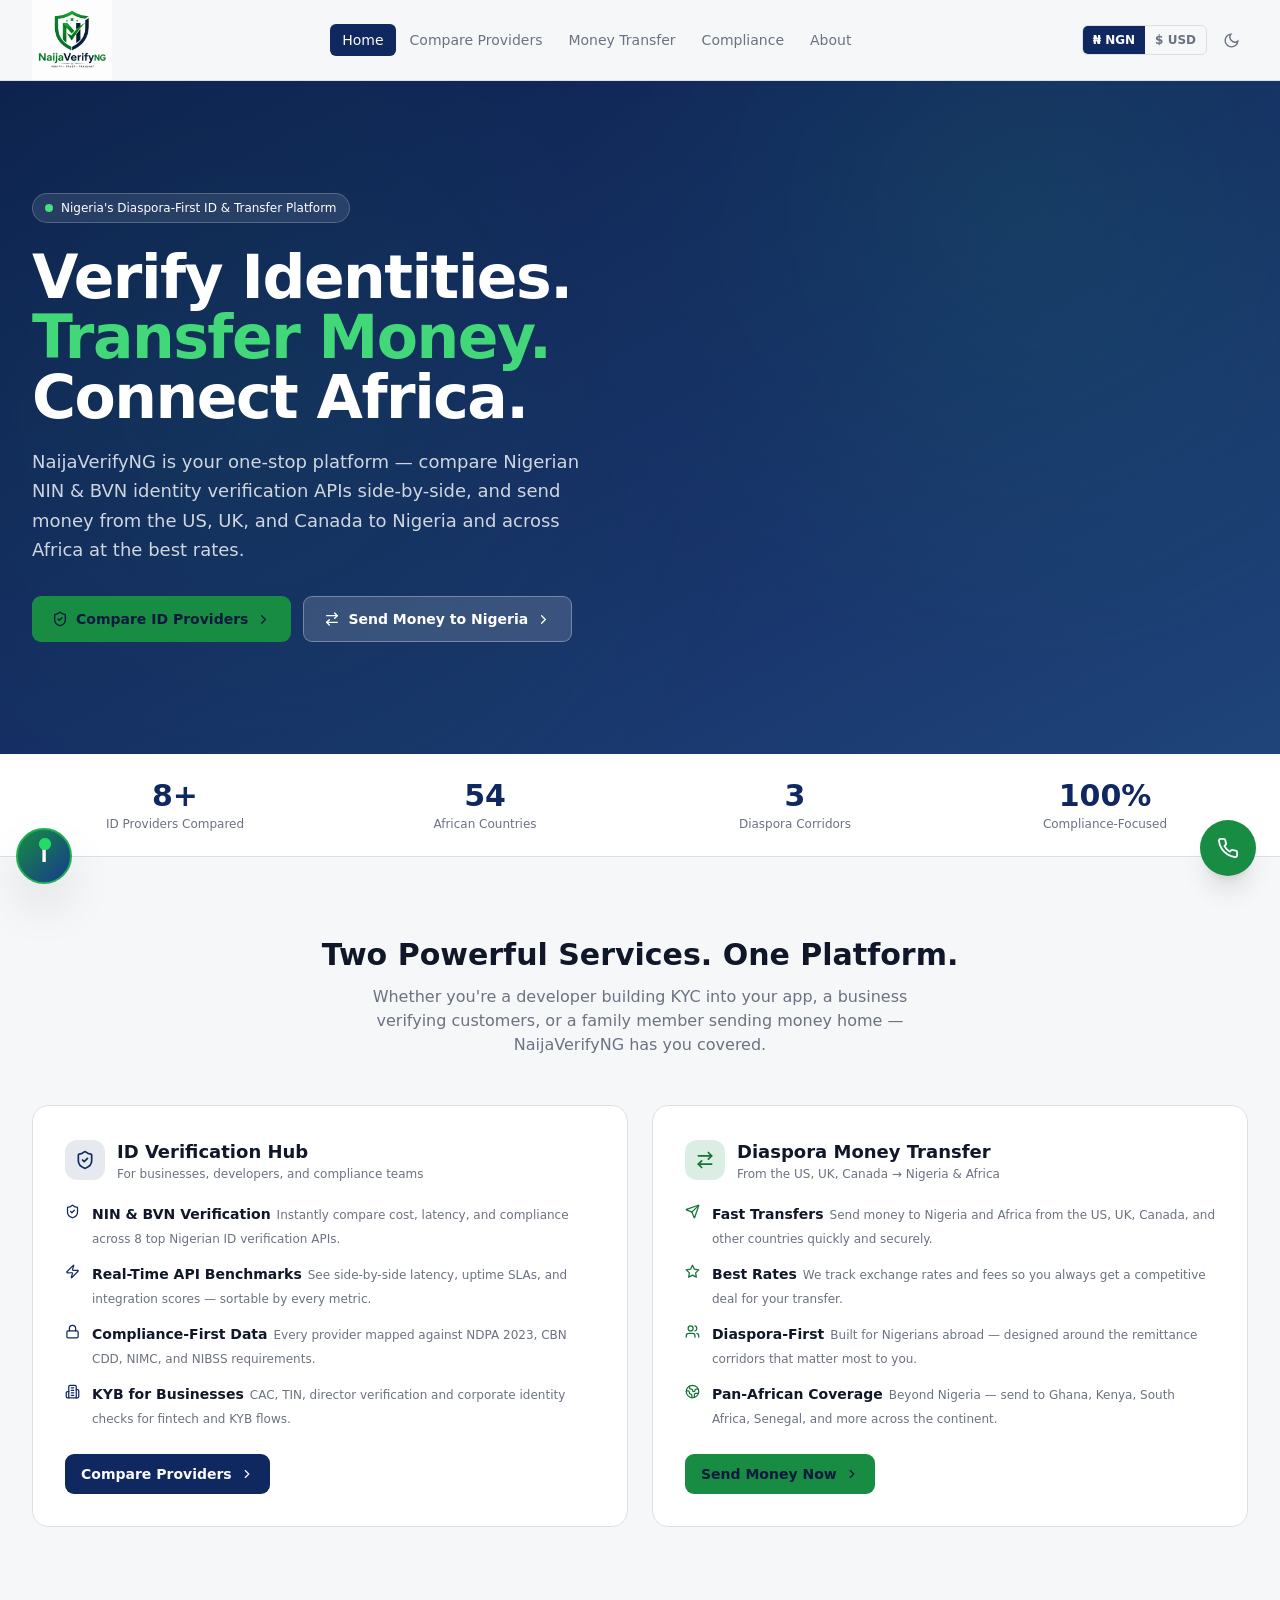
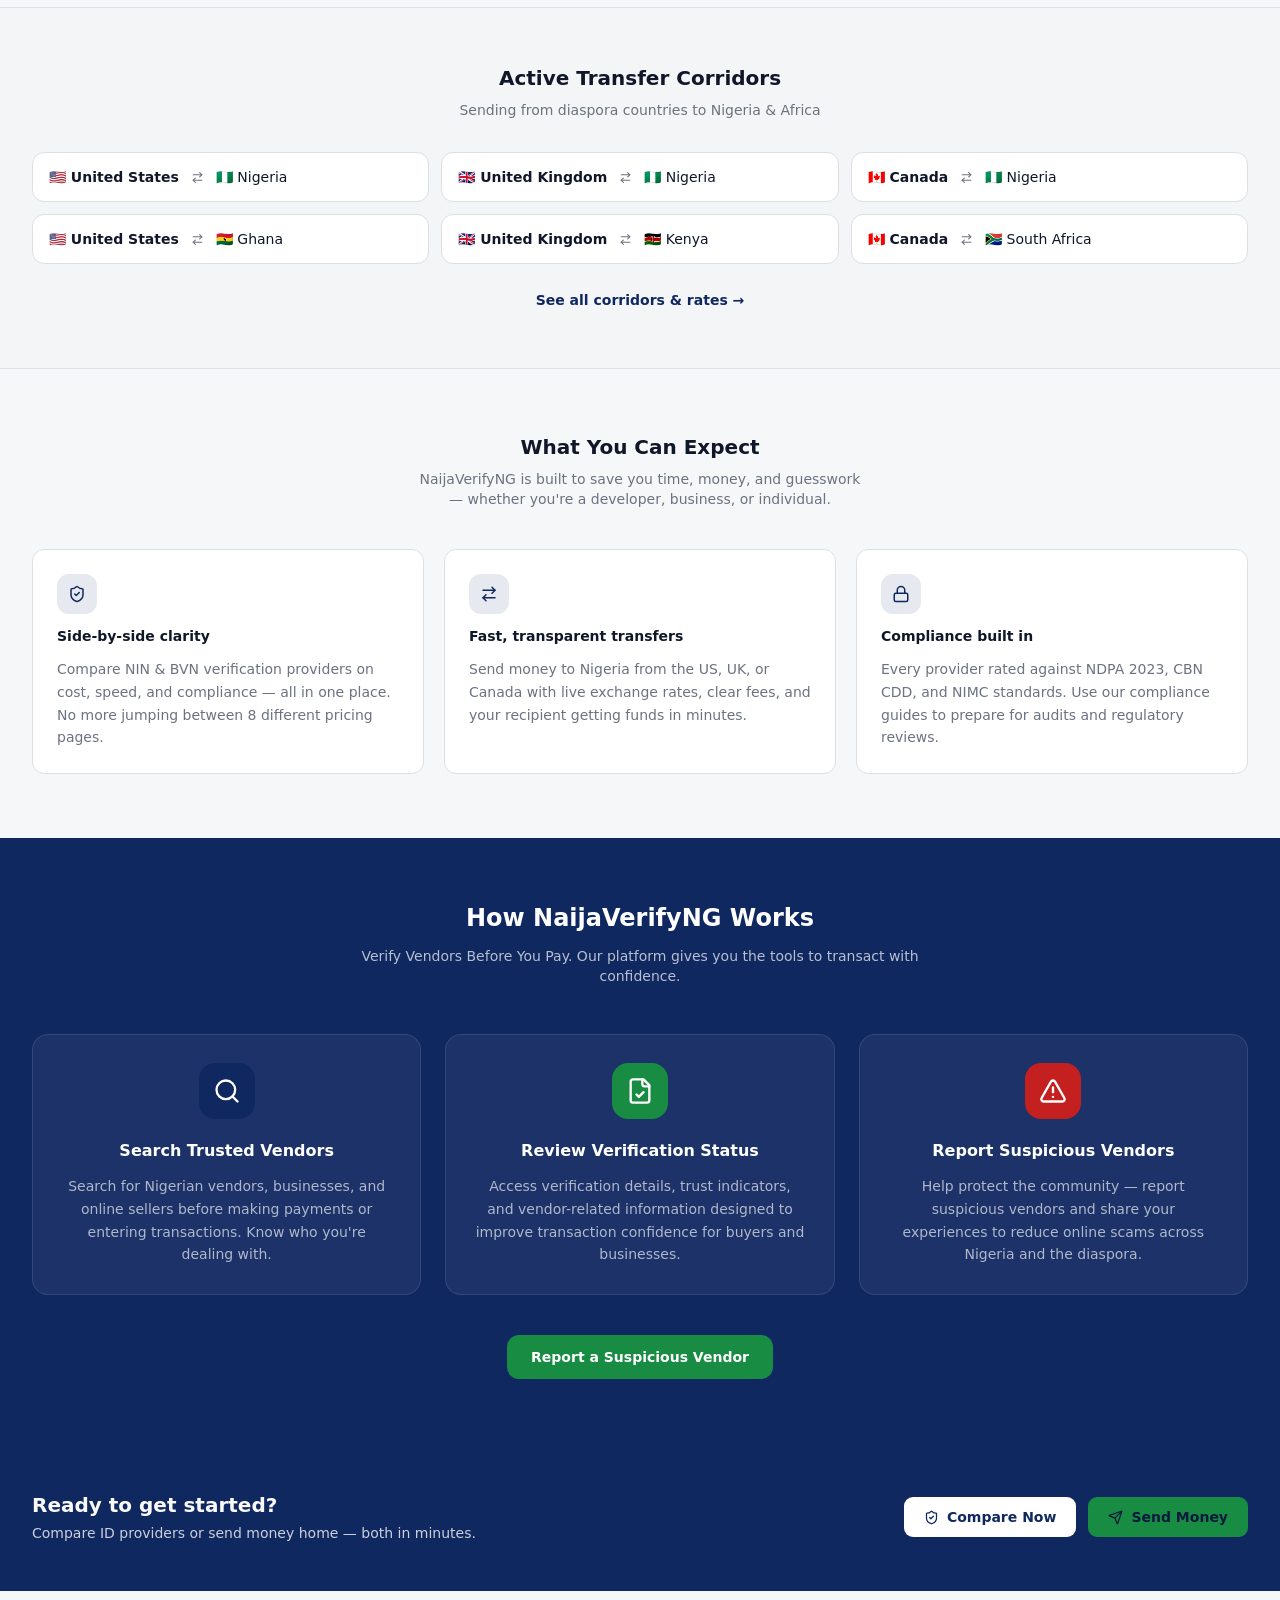
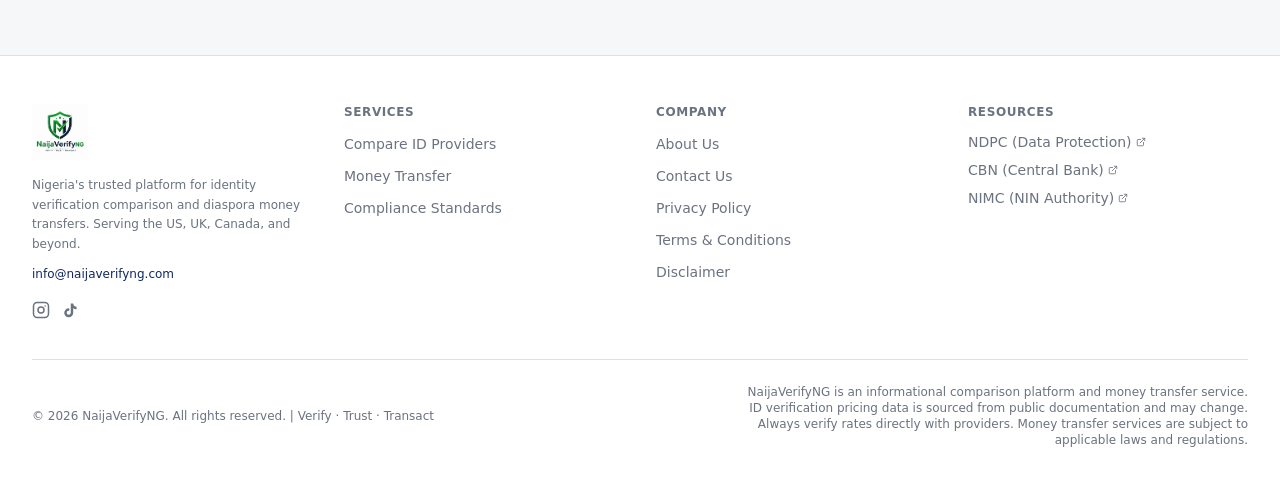
<file: index.html>
<!DOCTYPE html>
<html lang="en">
  <head>
    <meta charset="UTF-8" />
    <!-- Security Headers (meta-layer) -->
    <meta http-equiv="X-Frame-Options" content="DENY" />
    <meta http-equiv="X-Content-Type-Options" content="nosniff" />
    <meta http-equiv="Referrer-Policy" content="strict-origin-when-cross-origin" />
    <meta http-equiv="Permissions-Policy" content="camera=(), microphone=(), geolocation=(), payment=()" />
    <meta http-equiv="Content-Security-Policy"
      content="default-src 'self';
               script-src 'self' 'unsafe-inline' 'unsafe-eval';
               style-src 'self' 'unsafe-inline' https://api.fontshare.com https://fonts.googleapis.com;
               font-src 'self' https://api.fontshare.com https://cdn.fontshare.com https://fonts.gstatic.com;
               connect-src 'self' https://naijaverifyng.onrender.com https://open.er-api.com;
               img-src 'self' data: https: blob:;
               frame-ancestors 'none';" />

    <link rel="icon" type="image/svg+xml" href="./assets/favicon-CTL2vOxg-v41.svg" />
    <meta name="viewport" content="width=device-width, initial-scale=1.0" />

    <!-- Primary SEO -->
    <title>NaijaVerifyNG — Nigerian ID Verification &amp; Diaspora Money Transfer</title>
    <meta name="description" content="NaijaVerifyNG: Compare Nigerian NIN &amp; BVN identity verification providers, and send money from the US, UK, Canada to Nigeria and Africa at the best rates. Trusted by businesses, merchants, and individuals." />
    <meta name="keywords" content="Nigerian ID verification, NIN verification, BVN verification, money transfer Nigeria, diaspora remittance, send money Nigeria, KYC Nigeria, NaijaVerifyNG" />
    <meta name="author" content="NaijaVerifyNG" />
    <link rel="canonical" href="https://www.naijaverifyng.com/" />

    <!-- Open Graph -->
    <meta property="og:type" content="website" />
    <meta property="og:site_name" content="NaijaVerifyNG" />
    <meta property="og:title" content="NaijaVerifyNG — ID Verification &amp; Money Transfer to Nigeria" />
    <meta property="og:description" content="Compare Nigerian NIN &amp; BVN ID verification providers. Send money from the US, UK, Canada to Nigeria and Africa. Trusted diaspora-first platform." />
    <meta property="og:url" content="https://www.naijaverifyng.com/" />
    <meta property="og:image" content="https://www.naijaverifyng.com/og-image.png" />

    <!-- Twitter Card -->
    <meta name="twitter:card" content="summary_large_image" />
    <meta name="twitter:title" content="NaijaVerifyNG — ID Verification &amp; Money Transfer" />
    <meta name="twitter:description" content="Compare NIN &amp; BVN providers. Send money to Nigeria from the US, UK, Canada and beyond." />
    <meta name="twitter:image" content="https://www.naijaverifyng.com/og-image.png" />

    <!-- Fonts (with SRI where available; fontshare uses dynamic CSS so we use crossorigin) -->
    <link rel="preconnect" href="https://api.fontshare.com" crossorigin />
    <link
      href="https://api.fontshare.com/v2/css?f[]=cabinet-grotesk@400,500,700,800&f[]=general-sans@400,500,600&display=swap"
      rel="stylesheet"
      crossorigin="anonymous"
    />
    <!-- GitHub Pages SPA redirect handler: converts ?p=/path back to /#/path -->
    <!-- (No sessionStorage used — hash routing preserves routes natively) -->
    <script>
      (function () {
        // Handle the ?p= query param set by 404.html for non-hash URLs
        var query = window.location.search;
        if (query) {
          var params = query.slice(1).split('&').reduce(function (acc, pair) {
            var parts = pair.split('=');
            acc[decodeURIComponent(parts[0])] = decodeURIComponent(parts.slice(1).join('=').replace(/~and~/g, '&'));
            return acc;
          }, {});
          if (params.p !== undefined) {
            window.history.replaceState(
              null, null,
              location.pathname.slice(0, -1) +
              (params.p || '/') +
              (params.q ? '?' + params.q : '') +
              location.hash
            );
          }
        }
      }());
    </script>
    <script type="module" crossorigin src="./assets/index-BuqrY4L2-v42.js"></script>
    <link rel="stylesheet" crossorigin href="./assets/index-h_Wz06Yz-v41.css">
  </head>
  <body>
    <div id="root"></div>
  </body>
</html>
</file>
<file: assets/index-h_Wz06Yz-v41.css>
*,:before,:after{--tw-border-spacing-x: 0;--tw-border-spacing-y: 0;--tw-translate-x: 0;--tw-translate-y: 0;--tw-rotate: 0;--tw-skew-x: 0;--tw-skew-y: 0;--tw-scale-x: 1;--tw-scale-y: 1;--tw-pan-x: ;--tw-pan-y: ;--tw-pinch-zoom: ;--tw-scroll-snap-strictness: proximity;--tw-gradient-from-position: ;--tw-gradient-via-position: ;--tw-gradient-to-position: ;--tw-ordinal: ;--tw-slashed-zero: ;--tw-numeric-figure: ;--tw-numeric-spacing: ;--tw-numeric-fraction: ;--tw-ring-inset: ;--tw-ring-offset-width: 0px;--tw-ring-offset-color: #fff;--tw-ring-color: rgb(59 130 246 / .5);--tw-ring-offset-shadow: 0 0 #0000;--tw-ring-shadow: 0 0 #0000;--tw-shadow: 0 0 #0000;--tw-shadow-colored: 0 0 #0000;--tw-blur: ;--tw-brightness: ;--tw-contrast: ;--tw-grayscale: ;--tw-hue-rotate: ;--tw-invert: ;--tw-saturate: ;--tw-sepia: ;--tw-drop-shadow: ;--tw-backdrop-blur: ;--tw-backdrop-brightness: ;--tw-backdrop-contrast: ;--tw-backdrop-grayscale: ;--tw-backdrop-hue-rotate: ;--tw-backdrop-invert: ;--tw-backdrop-opacity: ;--tw-backdrop-saturate: ;--tw-backdrop-sepia: ;--tw-contain-size: ;--tw-contain-layout: ;--tw-contain-paint: ;--tw-contain-style: }::backdrop{--tw-border-spacing-x: 0;--tw-border-spacing-y: 0;--tw-translate-x: 0;--tw-translate-y: 0;--tw-rotate: 0;--tw-skew-x: 0;--tw-skew-y: 0;--tw-scale-x: 1;--tw-scale-y: 1;--tw-pan-x: ;--tw-pan-y: ;--tw-pinch-zoom: ;--tw-scroll-snap-strictness: proximity;--tw-gradient-from-position: ;--tw-gradient-via-position: ;--tw-gradient-to-position: ;--tw-ordinal: ;--tw-slashed-zero: ;--tw-numeric-figure: ;--tw-numeric-spacing: ;--tw-numeric-fraction: ;--tw-ring-inset: ;--tw-ring-offset-width: 0px;--tw-ring-offset-color: #fff;--tw-ring-color: rgb(59 130 246 / .5);--tw-ring-offset-shadow: 0 0 #0000;--tw-ring-shadow: 0 0 #0000;--tw-shadow: 0 0 #0000;--tw-shadow-colored: 0 0 #0000;--tw-blur: ;--tw-brightness: ;--tw-contrast: ;--tw-grayscale: ;--tw-hue-rotate: ;--tw-invert: ;--tw-saturate: ;--tw-sepia: ;--tw-drop-shadow: ;--tw-backdrop-blur: ;--tw-backdrop-brightness: ;--tw-backdrop-contrast: ;--tw-backdrop-grayscale: ;--tw-backdrop-hue-rotate: ;--tw-backdrop-invert: ;--tw-backdrop-opacity: ;--tw-backdrop-saturate: ;--tw-backdrop-sepia: ;--tw-contain-size: ;--tw-contain-layout: ;--tw-contain-paint: ;--tw-contain-style: }*,:before,:after{box-sizing:border-box;border-width:0;border-style:solid;border-color:#e5e7eb}:before,:after{--tw-content: ""}html,:host{line-height:1.5;-webkit-text-size-adjust:100%;-moz-tab-size:4;-o-tab-size:4;tab-size:4;font-family:var(--font-sans);font-feature-settings:normal;font-variation-settings:normal;-webkit-tap-highlight-color:transparent}body{margin:0;line-height:inherit}hr{height:0;color:inherit;border-top-width:1px}abbr:where([title]){-webkit-text-decoration:underline dotted;text-decoration:underline dotted}h1,h2,h3,h4,h5,h6{font-size:inherit;font-weight:inherit}a{color:inherit;text-decoration:inherit}b,strong{font-weight:bolder}code,kbd,samp,pre{font-family:var(--font-mono);font-feature-settings:normal;font-variation-settings:normal;font-size:1em}small{font-size:80%}sub,sup{font-size:75%;line-height:0;position:relative;vertical-align:baseline}sub{bottom:-.25em}sup{top:-.5em}table{text-indent:0;border-color:inherit;border-collapse:collapse}button,input,optgroup,select,textarea{font-family:inherit;font-feature-settings:inherit;font-variation-settings:inherit;font-size:100%;font-weight:inherit;line-height:inherit;letter-spacing:inherit;color:inherit;margin:0;padding:0}button,select{text-transform:none}button,input:where([type=button]),input:where([type=reset]),input:where([type=submit]){-webkit-appearance:button;background-color:transparent;background-image:none}:-moz-focusring{outline:auto}:-moz-ui-invalid{box-shadow:none}progress{vertical-align:baseline}::-webkit-inner-spin-button,::-webkit-outer-spin-button{height:auto}[type=search]{-webkit-appearance:textfield;outline-offset:-2px}::-webkit-search-decoration{-webkit-appearance:none}::-webkit-file-upload-button{-webkit-appearance:button;font:inherit}summary{display:list-item}blockquote,dl,dd,h1,h2,h3,h4,h5,h6,hr,figure,p,pre{margin:0}fieldset{margin:0;padding:0}legend{padding:0}ol,ul,menu{list-style:none;margin:0;padding:0}dialog{padding:0}textarea{resize:vertical}input::-moz-placeholder,textarea::-moz-placeholder{opacity:1;color:#9ca3af}input::placeholder,textarea::placeholder{opacity:1;color:#9ca3af}button,[role=button]{cursor:pointer}:disabled{cursor:default}img,svg,video,canvas,audio,iframe,embed,object{display:block;vertical-align:middle}img,video{max-width:100%;height:auto}[hidden]:where(:not([hidden=until-found])){display:none}:root{--background: 220 18% 97%;--foreground: 222 47% 11%;--card: 0 0% 100%;--card-foreground: 222 47% 11%;--popover: 0 0% 100%;--popover-foreground: 222 47% 11%;--primary: 222 72% 22%;--primary-foreground: 0 0% 98%;--secondary: 142 72% 32%;--secondary-foreground: 0 0% 98%;--muted: 220 14% 94%;--muted-foreground: 220 9% 46%;--accent: 142 72% 32%;--accent-foreground: 0 0% 98%;--destructive: 0 72% 51%;--destructive-foreground: 0 0% 98%;--border: 220 13% 88%;--input: 220 13% 88%;--ring: 222 72% 22%;--radius: .5rem;--chart-1: 222 72% 22%;--chart-2: 142 72% 32%;--chart-3: 142 71% 45%;--chart-4: 0 72% 51%;--chart-5: 262 83% 58%;--color-enterprise: 222 72% 22%;--color-midmarket: 142 60% 28%;--color-developer: 220 14% 52%;--color-success-bg: 142 71% 35%;--color-warning-bg: 142 72% 32%}.\!dark{--background: 222 47% 7% !important;--foreground: 210 40% 92% !important;--card: 222 47% 10% !important;--card-foreground: 210 40% 92% !important;--popover: 222 47% 10% !important;--popover-foreground: 210 40% 92% !important;--primary: 213 80% 58% !important;--primary-foreground: 222 47% 7% !important;--secondary: 142 65% 42% !important;--secondary-foreground: 0 0% 98% !important;--muted: 222 47% 15% !important;--muted-foreground: 215 20% 55% !important;--accent: 142 65% 42% !important;--accent-foreground: 0 0% 98% !important;--destructive: 0 62% 55% !important;--destructive-foreground: 0 0% 98% !important;--border: 222 47% 18% !important;--input: 222 47% 18% !important;--ring: 213 80% 58% !important;--chart-1: 213 80% 58% !important;--chart-2: 142 65% 42% !important;--chart-3: 142 71% 45% !important;--chart-4: 0 62% 55% !important;--chart-5: 262 83% 68% !important}.dark{--background: 222 47% 7%;--foreground: 210 40% 92%;--card: 222 47% 10%;--card-foreground: 210 40% 92%;--popover: 222 47% 10%;--popover-foreground: 210 40% 92%;--primary: 213 80% 58%;--primary-foreground: 222 47% 7%;--secondary: 142 65% 42%;--secondary-foreground: 0 0% 98%;--muted: 222 47% 15%;--muted-foreground: 215 20% 55%;--accent: 142 65% 42%;--accent-foreground: 0 0% 98%;--destructive: 0 62% 55%;--destructive-foreground: 0 0% 98%;--border: 222 47% 18%;--input: 222 47% 18%;--ring: 213 80% 58%;--chart-1: 213 80% 58%;--chart-2: 142 65% 42%;--chart-3: 142 71% 45%;--chart-4: 0 62% 55%;--chart-5: 262 83% 68%}*{--tw-border-opacity: 1;border-color:hsl(var(--border) / var(--tw-border-opacity, 1))}body{--tw-bg-opacity: 1;background-color:hsl(var(--background) / var(--tw-bg-opacity, 1));--tw-text-opacity: 1;color:hsl(var(--foreground) / var(--tw-text-opacity, 1));font-family:General Sans,Inter,system-ui,sans-serif;-webkit-font-smoothing:antialiased;-moz-osx-font-smoothing:grayscale}h1,h2,h3,h4,h5,h6{font-family:Cabinet Grotesk,General Sans,Inter,system-ui,sans-serif;font-weight:700;line-height:1.15}.prose{color:var(--tw-prose-body);max-width:65ch}.prose :where(p):not(:where([class~=not-prose],[class~=not-prose] *)){margin-top:1.25em;margin-bottom:1.25em}.prose :where([class~=lead]):not(:where([class~=not-prose],[class~=not-prose] *)){color:var(--tw-prose-lead);font-size:1.25em;line-height:1.6;margin-top:1.2em;margin-bottom:1.2em}.prose :where(a):not(:where([class~=not-prose],[class~=not-prose] *)){color:var(--tw-prose-links);text-decoration:underline;font-weight:500}.prose :where(strong):not(:where([class~=not-prose],[class~=not-prose] *)){color:var(--tw-prose-bold);font-weight:600}.prose :where(a strong):not(:where([class~=not-prose],[class~=not-prose] *)){color:inherit}.prose :where(blockquote strong):not(:where([class~=not-prose],[class~=not-prose] *)){color:inherit}.prose :where(thead th strong):not(:where([class~=not-prose],[class~=not-prose] *)){color:inherit}.prose :where(ol):not(:where([class~=not-prose],[class~=not-prose] *)){list-style-type:decimal;margin-top:1.25em;margin-bottom:1.25em;padding-inline-start:1.625em}.prose :where(ol[type=A]):not(:where([class~=not-prose],[class~=not-prose] *)){list-style-type:upper-alpha}.prose :where(ol[type=a]):not(:where([class~=not-prose],[class~=not-prose] *)){list-style-type:lower-alpha}.prose :where(ol[type=A s]):not(:where([class~=not-prose],[class~=not-prose] *)){list-style-type:upper-alpha}.prose :where(ol[type=a s]):not(:where([class~=not-prose],[class~=not-prose] *)){list-style-type:lower-alpha}.prose :where(ol[type=I]):not(:where([class~=not-prose],[class~=not-prose] *)){list-style-type:upper-roman}.prose :where(ol[type=i]):not(:where([class~=not-prose],[class~=not-prose] *)){list-style-type:lower-roman}.prose :where(ol[type=I s]):not(:where([class~=not-prose],[class~=not-prose] *)){list-style-type:upper-roman}.prose :where(ol[type=i s]):not(:where([class~=not-prose],[class~=not-prose] *)){list-style-type:lower-roman}.prose :where(ol[type="1"]):not(:where([class~=not-prose],[class~=not-prose] *)){list-style-type:decimal}.prose :where(ul):not(:where([class~=not-prose],[class~=not-prose] *)){list-style-type:disc;margin-top:1.25em;margin-bottom:1.25em;padding-inline-start:1.625em}.prose :where(ol>li):not(:where([class~=not-prose],[class~=not-prose] *))::marker{font-weight:400;color:var(--tw-prose-counters)}.prose :where(ul>li):not(:where([class~=not-prose],[class~=not-prose] *))::marker{color:var(--tw-prose-bullets)}.prose :where(dt):not(:where([class~=not-prose],[class~=not-prose] *)){color:var(--tw-prose-headings);font-weight:600;margin-top:1.25em}.prose :where(hr):not(:where([class~=not-prose],[class~=not-prose] *)){border-color:var(--tw-prose-hr);border-top-width:1px;margin-top:3em;margin-bottom:3em}.prose :where(blockquote):not(:where([class~=not-prose],[class~=not-prose] *)){font-weight:500;font-style:italic;color:var(--tw-prose-quotes);border-inline-start-width:.25rem;border-inline-start-color:var(--tw-prose-quote-borders);quotes:"“""”""‘""’";margin-top:1.6em;margin-bottom:1.6em;padding-inline-start:1em}.prose :where(blockquote p:first-of-type):not(:where([class~=not-prose],[class~=not-prose] *)):before{content:open-quote}.prose :where(blockquote p:last-of-type):not(:where([class~=not-prose],[class~=not-prose] *)):after{content:close-quote}.prose :where(h1):not(:where([class~=not-prose],[class~=not-prose] *)){color:var(--tw-prose-headings);font-weight:800;font-size:2.25em;margin-top:0;margin-bottom:.8888889em;line-height:1.1111111}.prose :where(h1 strong):not(:where([class~=not-prose],[class~=not-prose] *)){font-weight:900;color:inherit}.prose :where(h2):not(:where([class~=not-prose],[class~=not-prose] *)){color:var(--tw-prose-headings);font-weight:700;font-size:1.5em;margin-top:2em;margin-bottom:1em;line-height:1.3333333}.prose :where(h2 strong):not(:where([class~=not-prose],[class~=not-prose] *)){font-weight:800;color:inherit}.prose :where(h3):not(:where([class~=not-prose],[class~=not-prose] *)){color:var(--tw-prose-headings);font-weight:600;font-size:1.25em;margin-top:1.6em;margin-bottom:.6em;line-height:1.6}.prose :where(h3 strong):not(:where([class~=not-prose],[class~=not-prose] *)){font-weight:700;color:inherit}.prose :where(h4):not(:where([class~=not-prose],[class~=not-prose] *)){color:var(--tw-prose-headings);font-weight:600;margin-top:1.5em;margin-bottom:.5em;line-height:1.5}.prose :where(h4 strong):not(:where([class~=not-prose],[class~=not-prose] *)){font-weight:700;color:inherit}.prose :where(img):not(:where([class~=not-prose],[class~=not-prose] *)){margin-top:2em;margin-bottom:2em}.prose :where(picture):not(:where([class~=not-prose],[class~=not-prose] *)){display:block;margin-top:2em;margin-bottom:2em}.prose :where(video):not(:where([class~=not-prose],[class~=not-prose] *)){margin-top:2em;margin-bottom:2em}.prose :where(kbd):not(:where([class~=not-prose],[class~=not-prose] *)){font-weight:500;font-family:inherit;color:var(--tw-prose-kbd);box-shadow:0 0 0 1px var(--tw-prose-kbd-shadows),0 3px 0 var(--tw-prose-kbd-shadows);font-size:.875em;border-radius:.3125rem;padding-top:.1875em;padding-inline-end:.375em;padding-bottom:.1875em;padding-inline-start:.375em}.prose :where(code):not(:where([class~=not-prose],[class~=not-prose] *)){color:var(--tw-prose-code);font-weight:600;font-size:.875em}.prose :where(code):not(:where([class~=not-prose],[class~=not-prose] *)):before{content:"`"}.prose :where(code):not(:where([class~=not-prose],[class~=not-prose] *)):after{content:"`"}.prose :where(a code):not(:where([class~=not-prose],[class~=not-prose] *)){color:inherit}.prose :where(h1 code):not(:where([class~=not-prose],[class~=not-prose] *)){color:inherit}.prose :where(h2 code):not(:where([class~=not-prose],[class~=not-prose] *)){color:inherit;font-size:.875em}.prose :where(h3 code):not(:where([class~=not-prose],[class~=not-prose] *)){color:inherit;font-size:.9em}.prose :where(h4 code):not(:where([class~=not-prose],[class~=not-prose] *)){color:inherit}.prose :where(blockquote code):not(:where([class~=not-prose],[class~=not-prose] *)){color:inherit}.prose :where(thead th code):not(:where([class~=not-prose],[class~=not-prose] *)){color:inherit}.prose :where(pre):not(:where([class~=not-prose],[class~=not-prose] *)){color:var(--tw-prose-pre-code);background-color:var(--tw-prose-pre-bg);overflow-x:auto;font-weight:400;font-size:.875em;line-height:1.7142857;margin-top:1.7142857em;margin-bottom:1.7142857em;border-radius:.375rem;padding-top:.8571429em;padding-inline-end:1.1428571em;padding-bottom:.8571429em;padding-inline-start:1.1428571em}.prose :where(pre code):not(:where([class~=not-prose],[class~=not-prose] *)){background-color:transparent;border-width:0;border-radius:0;padding:0;font-weight:inherit;color:inherit;font-size:inherit;font-family:inherit;line-height:inherit}.prose :where(pre code):not(:where([class~=not-prose],[class~=not-prose] *)):before{content:none}.prose :where(pre code):not(:where([class~=not-prose],[class~=not-prose] *)):after{content:none}.prose :where(table):not(:where([class~=not-prose],[class~=not-prose] *)){width:100%;table-layout:auto;margin-top:2em;margin-bottom:2em;font-size:.875em;line-height:1.7142857}.prose :where(thead):not(:where([class~=not-prose],[class~=not-prose] *)){border-bottom-width:1px;border-bottom-color:var(--tw-prose-th-borders)}.prose :where(thead th):not(:where([class~=not-prose],[class~=not-prose] *)){color:var(--tw-prose-headings);font-weight:600;vertical-align:bottom;padding-inline-end:.5714286em;padding-bottom:.5714286em;padding-inline-start:.5714286em}.prose :where(tbody tr):not(:where([class~=not-prose],[class~=not-prose] *)){border-bottom-width:1px;border-bottom-color:var(--tw-prose-td-borders)}.prose :where(tbody tr:last-child):not(:where([class~=not-prose],[class~=not-prose] *)){border-bottom-width:0}.prose :where(tbody td):not(:where([class~=not-prose],[class~=not-prose] *)){vertical-align:baseline}.prose :where(tfoot):not(:where([class~=not-prose],[class~=not-prose] *)){border-top-width:1px;border-top-color:var(--tw-prose-th-borders)}.prose :where(tfoot td):not(:where([class~=not-prose],[class~=not-prose] *)){vertical-align:top}.prose :where(th,td):not(:where([class~=not-prose],[class~=not-prose] *)){text-align:start}.prose :where(figure>*):not(:where([class~=not-prose],[class~=not-prose] *)){margin-top:0;margin-bottom:0}.prose :where(figcaption):not(:where([class~=not-prose],[class~=not-prose] *)){color:var(--tw-prose-captions);font-size:.875em;line-height:1.4285714;margin-top:.8571429em}.prose{--tw-prose-body: #374151;--tw-prose-headings: #111827;--tw-prose-lead: #4b5563;--tw-prose-links: #111827;--tw-prose-bold: #111827;--tw-prose-counters: #6b7280;--tw-prose-bullets: #d1d5db;--tw-prose-hr: #e5e7eb;--tw-prose-quotes: #111827;--tw-prose-quote-borders: #e5e7eb;--tw-prose-captions: #6b7280;--tw-prose-kbd: #111827;--tw-prose-kbd-shadows: rgb(17 24 39 / 10%);--tw-prose-code: #111827;--tw-prose-pre-code: #e5e7eb;--tw-prose-pre-bg: #1f2937;--tw-prose-th-borders: #d1d5db;--tw-prose-td-borders: #e5e7eb;--tw-prose-invert-body: #d1d5db;--tw-prose-invert-headings: #fff;--tw-prose-invert-lead: #9ca3af;--tw-prose-invert-links: #fff;--tw-prose-invert-bold: #fff;--tw-prose-invert-counters: #9ca3af;--tw-prose-invert-bullets: #4b5563;--tw-prose-invert-hr: #374151;--tw-prose-invert-quotes: #f3f4f6;--tw-prose-invert-quote-borders: #374151;--tw-prose-invert-captions: #9ca3af;--tw-prose-invert-kbd: #fff;--tw-prose-invert-kbd-shadows: rgb(255 255 255 / 10%);--tw-prose-invert-code: #fff;--tw-prose-invert-pre-code: #d1d5db;--tw-prose-invert-pre-bg: rgb(0 0 0 / 50%);--tw-prose-invert-th-borders: #4b5563;--tw-prose-invert-td-borders: #374151;font-size:1rem;line-height:1.75}.prose :where(picture>img):not(:where([class~=not-prose],[class~=not-prose] *)){margin-top:0;margin-bottom:0}.prose :where(li):not(:where([class~=not-prose],[class~=not-prose] *)){margin-top:.5em;margin-bottom:.5em}.prose :where(ol>li):not(:where([class~=not-prose],[class~=not-prose] *)){padding-inline-start:.375em}.prose :where(ul>li):not(:where([class~=not-prose],[class~=not-prose] *)){padding-inline-start:.375em}.prose :where(.prose>ul>li p):not(:where([class~=not-prose],[class~=not-prose] *)){margin-top:.75em;margin-bottom:.75em}.prose :where(.prose>ul>li>p:first-child):not(:where([class~=not-prose],[class~=not-prose] *)){margin-top:1.25em}.prose :where(.prose>ul>li>p:last-child):not(:where([class~=not-prose],[class~=not-prose] *)){margin-bottom:1.25em}.prose :where(.prose>ol>li>p:first-child):not(:where([class~=not-prose],[class~=not-prose] *)){margin-top:1.25em}.prose :where(.prose>ol>li>p:last-child):not(:where([class~=not-prose],[class~=not-prose] *)){margin-bottom:1.25em}.prose :where(ul ul,ul ol,ol ul,ol ol):not(:where([class~=not-prose],[class~=not-prose] *)){margin-top:.75em;margin-bottom:.75em}.prose :where(dl):not(:where([class~=not-prose],[class~=not-prose] *)){margin-top:1.25em;margin-bottom:1.25em}.prose :where(dd):not(:where([class~=not-prose],[class~=not-prose] *)){margin-top:.5em;padding-inline-start:1.625em}.prose :where(hr+*):not(:where([class~=not-prose],[class~=not-prose] *)){margin-top:0}.prose :where(h2+*):not(:where([class~=not-prose],[class~=not-prose] *)){margin-top:0}.prose :where(h3+*):not(:where([class~=not-prose],[class~=not-prose] *)){margin-top:0}.prose :where(h4+*):not(:where([class~=not-prose],[class~=not-prose] *)){margin-top:0}.prose :where(thead th:first-child):not(:where([class~=not-prose],[class~=not-prose] *)){padding-inline-start:0}.prose :where(thead th:last-child):not(:where([class~=not-prose],[class~=not-prose] *)){padding-inline-end:0}.prose :where(tbody td,tfoot td):not(:where([class~=not-prose],[class~=not-prose] *)){padding-top:.5714286em;padding-inline-end:.5714286em;padding-bottom:.5714286em;padding-inline-start:.5714286em}.prose :where(tbody td:first-child,tfoot td:first-child):not(:where([class~=not-prose],[class~=not-prose] *)){padding-inline-start:0}.prose :where(tbody td:last-child,tfoot td:last-child):not(:where([class~=not-prose],[class~=not-prose] *)){padding-inline-end:0}.prose :where(figure):not(:where([class~=not-prose],[class~=not-prose] *)){margin-top:2em;margin-bottom:2em}.prose :where(.prose>:first-child):not(:where([class~=not-prose],[class~=not-prose] *)){margin-top:0}.prose :where(.prose>:last-child):not(:where([class~=not-prose],[class~=not-prose] *)){margin-bottom:0}.prose-neutral{--tw-prose-body: #404040;--tw-prose-headings: #171717;--tw-prose-lead: #525252;--tw-prose-links: #171717;--tw-prose-bold: #171717;--tw-prose-counters: #737373;--tw-prose-bullets: #d4d4d4;--tw-prose-hr: #e5e5e5;--tw-prose-quotes: #171717;--tw-prose-quote-borders: #e5e5e5;--tw-prose-captions: #737373;--tw-prose-kbd: #171717;--tw-prose-kbd-shadows: rgb(23 23 23 / 10%);--tw-prose-code: #171717;--tw-prose-pre-code: #e5e5e5;--tw-prose-pre-bg: #262626;--tw-prose-th-borders: #d4d4d4;--tw-prose-td-borders: #e5e5e5;--tw-prose-invert-body: #d4d4d4;--tw-prose-invert-headings: #fff;--tw-prose-invert-lead: #a3a3a3;--tw-prose-invert-links: #fff;--tw-prose-invert-bold: #fff;--tw-prose-invert-counters: #a3a3a3;--tw-prose-invert-bullets: #525252;--tw-prose-invert-hr: #404040;--tw-prose-invert-quotes: #f5f5f5;--tw-prose-invert-quote-borders: #404040;--tw-prose-invert-captions: #a3a3a3;--tw-prose-invert-kbd: #fff;--tw-prose-invert-kbd-shadows: rgb(255 255 255 / 10%);--tw-prose-invert-code: #fff;--tw-prose-invert-pre-code: #d4d4d4;--tw-prose-invert-pre-bg: rgb(0 0 0 / 50%);--tw-prose-invert-th-borders: #525252;--tw-prose-invert-td-borders: #404040}.sr-only{position:absolute;width:1px;height:1px;padding:0;margin:-1px;overflow:hidden;clip:rect(0,0,0,0);white-space:nowrap;border-width:0}.pointer-events-none{pointer-events:none}.pointer-events-auto{pointer-events:auto}.visible{visibility:visible}.invisible{visibility:hidden}.fixed{position:fixed}.absolute{position:absolute}.relative{position:relative}.inset-0{inset:0}.inset-x-0{left:0;right:0}.inset-y-0{top:0;bottom:0}.-bottom-0\.5{bottom:-.125rem}.-bottom-12{bottom:-3rem}.-bottom-3{bottom:-.75rem}.-left-12{left:-3rem}.-right-0\.5{right:-.125rem}.-right-1{right:-.25rem}.-right-12{right:-3rem}.-right-3{right:-.75rem}.-top-1{top:-.25rem}.-top-12{top:-3rem}.bottom-0{bottom:0}.bottom-24{bottom:6rem}.bottom-4{bottom:1rem}.bottom-6{bottom:1.5rem}.left-0{left:0}.left-1{left:.25rem}.left-1\/2{left:50%}.left-2{left:.5rem}.left-3{left:.75rem}.left-4{left:1rem}.left-\[50\%\]{left:50%}.left-\[72px\]{left:72px}.right-0{right:0}.right-1{right:.25rem}.right-2{right:.5rem}.right-3{right:.75rem}.right-4{right:1rem}.right-6{right:1.5rem}.top-0{top:0}.top-1\.5{top:.375rem}.top-1\/2{top:50%}.top-2{top:.5rem}.top-3\.5{top:.875rem}.top-4{top:1rem}.top-\[1px\]{top:1px}.top-\[50\%\]{top:50%}.top-\[60\%\]{top:60%}.top-full{top:100%}.z-10{z-index:10}.z-20{z-index:20}.z-50{z-index:50}.z-\[100\]{z-index:100}.z-\[1\]{z-index:1}.-mx-1{margin-left:-.25rem;margin-right:-.25rem}.mx-2{margin-left:.5rem;margin-right:.5rem}.mx-3\.5{margin-left:.875rem;margin-right:.875rem}.mx-4{margin-left:1rem;margin-right:1rem}.mx-auto{margin-left:auto;margin-right:auto}.my-0\.5{margin-top:.125rem;margin-bottom:.125rem}.my-1{margin-top:.25rem;margin-bottom:.25rem}.-ml-4{margin-left:-1rem}.-mt-4{margin-top:-1rem}.mb-0\.5{margin-bottom:.125rem}.mb-1{margin-bottom:.25rem}.mb-1\.5{margin-bottom:.375rem}.mb-10{margin-bottom:2.5rem}.mb-12{margin-bottom:3rem}.mb-14{margin-bottom:3.5rem}.mb-2{margin-bottom:.5rem}.mb-3{margin-bottom:.75rem}.mb-4{margin-bottom:1rem}.mb-5{margin-bottom:1.25rem}.mb-6{margin-bottom:1.5rem}.mb-8{margin-bottom:2rem}.ml-1{margin-left:.25rem}.ml-1\.5{margin-left:.375rem}.ml-auto{margin-left:auto}.mr-0\.5{margin-right:.125rem}.mr-1{margin-right:.25rem}.mr-2{margin-right:.5rem}.mt-0\.5{margin-top:.125rem}.mt-1{margin-top:.25rem}.mt-1\.5{margin-top:.375rem}.mt-10{margin-top:2.5rem}.mt-16{margin-top:4rem}.mt-2{margin-top:.5rem}.mt-24{margin-top:6rem}.mt-3{margin-top:.75rem}.mt-4{margin-top:1rem}.mt-5{margin-top:1.25rem}.mt-6{margin-top:1.5rem}.mt-8{margin-top:2rem}.mt-auto{margin-top:auto}.block{display:block}.inline-block{display:inline-block}.inline{display:inline}.flex{display:flex}.inline-flex{display:inline-flex}.table{display:table}.grid{display:grid}.hidden{display:none}.aspect-square{aspect-ratio:1 / 1}.aspect-video{aspect-ratio:16 / 9}.size-4{width:1rem;height:1rem}.h-1\.5{height:.375rem}.h-10{height:2.5rem}.h-11{height:2.75rem}.h-12{height:3rem}.h-14{height:3.5rem}.h-16{height:4rem}.h-2{height:.5rem}.h-2\.5{height:.625rem}.h-20{height:5rem}.h-3{height:.75rem}.h-3\.5{height:.875rem}.h-4{height:1rem}.h-48{height:12rem}.h-5{height:1.25rem}.h-6{height:1.5rem}.h-7{height:1.75rem}.h-8{height:2rem}.h-9{height:2.25rem}.h-\[1px\]{height:1px}.h-\[300px\]{height:300px}.h-\[560px\]{height:560px}.h-\[600px\]{height:600px}.h-\[var\(--radix-navigation-menu-viewport-height\)\]{height:var(--radix-navigation-menu-viewport-height)}.h-\[var\(--radix-select-trigger-height\)\]{height:var(--radix-select-trigger-height)}.h-auto{height:auto}.h-full{height:100%}.h-px{height:1px}.h-svh{height:100svh}.max-h-\[--radix-context-menu-content-available-height\]{max-height:var(--radix-context-menu-content-available-height)}.max-h-\[--radix-select-content-available-height\]{max-height:var(--radix-select-content-available-height)}.max-h-\[300px\]{max-height:300px}.max-h-\[var\(--radix-dropdown-menu-content-available-height\)\]{max-height:var(--radix-dropdown-menu-content-available-height)}.max-h-screen{max-height:100vh}.min-h-0{min-height:0px}.min-h-10{min-height:2.5rem}.min-h-8{min-height:2rem}.min-h-9{min-height:2.25rem}.min-h-\[80px\]{min-height:80px}.min-h-screen{min-height:100vh}.min-h-svh{min-height:100svh}.w-0{width:0px}.w-1{width:.25rem}.w-1\.5{width:.375rem}.w-10{width:2.5rem}.w-11{width:2.75rem}.w-12{width:3rem}.w-14{width:3.5rem}.w-16{width:4rem}.w-2{width:.5rem}.w-2\.5{width:.625rem}.w-3{width:.75rem}.w-3\.5{width:.875rem}.w-3\/4{width:75%}.w-36{width:9rem}.w-4{width:1rem}.w-48{width:12rem}.w-5{width:1.25rem}.w-6{width:1.5rem}.w-64{width:16rem}.w-7{width:1.75rem}.w-72{width:18rem}.w-8{width:2rem}.w-9{width:2.25rem}.w-\[100px\]{width:100px}.w-\[1px\]{width:1px}.w-\[300px\]{width:300px}.w-\[350px\]{width:350px}.w-\[600px\]{width:600px}.w-\[var\(--sidebar-width\)\]{width:var(--sidebar-width)}.w-auto{width:auto}.w-fit{width:-moz-fit-content;width:fit-content}.w-full{width:100%}.w-max{width:-moz-max-content;width:max-content}.w-px{width:1px}.min-w-0{min-width:0px}.min-w-10{min-width:2.5rem}.min-w-11{min-width:2.75rem}.min-w-5{min-width:1.25rem}.min-w-9{min-width:2.25rem}.min-w-\[12rem\]{min-width:12rem}.min-w-\[180px\]{min-width:180px}.min-w-\[72px\]{min-width:72px}.min-w-\[8rem\]{min-width:8rem}.min-w-\[var\(--radix-select-trigger-width\)\]{min-width:var(--radix-select-trigger-width)}.max-w-2xl{max-width:42rem}.max-w-3xl{max-width:48rem}.max-w-4xl{max-width:56rem}.max-w-5xl{max-width:64rem}.max-w-\[180px\]{max-width:180px}.max-w-\[78\%\]{max-width:78%}.max-w-\[var\(--skeleton-width\)\]{max-width:var(--skeleton-width)}.max-w-lg{max-width:32rem}.max-w-max{max-width:-moz-max-content;max-width:max-content}.max-w-md{max-width:28rem}.max-w-none{max-width:none}.max-w-screen-xl{max-width:1280px}.max-w-sm{max-width:24rem}.max-w-xl{max-width:36rem}.max-w-xs{max-width:20rem}.flex-1{flex:1 1 0%}.flex-shrink-0,.shrink-0{flex-shrink:0}.grow{flex-grow:1}.grow-0{flex-grow:0}.basis-full{flex-basis:100%}.caption-bottom{caption-side:bottom}.border-collapse{border-collapse:collapse}.origin-\[--radix-context-menu-content-transform-origin\]{transform-origin:var(--radix-context-menu-content-transform-origin)}.origin-\[--radix-dropdown-menu-content-transform-origin\]{transform-origin:var(--radix-dropdown-menu-content-transform-origin)}.origin-\[--radix-hover-card-content-transform-origin\]{transform-origin:var(--radix-hover-card-content-transform-origin)}.origin-\[--radix-menubar-content-transform-origin\]{transform-origin:var(--radix-menubar-content-transform-origin)}.origin-\[--radix-popover-content-transform-origin\]{transform-origin:var(--radix-popover-content-transform-origin)}.origin-\[--radix-select-content-transform-origin\]{transform-origin:var(--radix-select-content-transform-origin)}.origin-\[--radix-tooltip-content-transform-origin\]{transform-origin:var(--radix-tooltip-content-transform-origin)}.-translate-x-1\/2{--tw-translate-x: -50%;transform:translate(var(--tw-translate-x),var(--tw-translate-y)) rotate(var(--tw-rotate)) skew(var(--tw-skew-x)) skewY(var(--tw-skew-y)) scaleX(var(--tw-scale-x)) scaleY(var(--tw-scale-y))}.-translate-x-px{--tw-translate-x: -1px;transform:translate(var(--tw-translate-x),var(--tw-translate-y)) rotate(var(--tw-rotate)) skew(var(--tw-skew-x)) skewY(var(--tw-skew-y)) scaleX(var(--tw-scale-x)) scaleY(var(--tw-scale-y))}.-translate-y-1\/2{--tw-translate-y: -50%;transform:translate(var(--tw-translate-x),var(--tw-translate-y)) rotate(var(--tw-rotate)) skew(var(--tw-skew-x)) skewY(var(--tw-skew-y)) scaleX(var(--tw-scale-x)) scaleY(var(--tw-scale-y))}.translate-x-1\/2{--tw-translate-x: 50%;transform:translate(var(--tw-translate-x),var(--tw-translate-y)) rotate(var(--tw-rotate)) skew(var(--tw-skew-x)) skewY(var(--tw-skew-y)) scaleX(var(--tw-scale-x)) scaleY(var(--tw-scale-y))}.translate-x-\[-50\%\]{--tw-translate-x: -50%;transform:translate(var(--tw-translate-x),var(--tw-translate-y)) rotate(var(--tw-rotate)) skew(var(--tw-skew-x)) skewY(var(--tw-skew-y)) scaleX(var(--tw-scale-x)) scaleY(var(--tw-scale-y))}.translate-x-px{--tw-translate-x: 1px;transform:translate(var(--tw-translate-x),var(--tw-translate-y)) rotate(var(--tw-rotate)) skew(var(--tw-skew-x)) skewY(var(--tw-skew-y)) scaleX(var(--tw-scale-x)) scaleY(var(--tw-scale-y))}.translate-y-1\/2{--tw-translate-y: 50%;transform:translate(var(--tw-translate-x),var(--tw-translate-y)) rotate(var(--tw-rotate)) skew(var(--tw-skew-x)) skewY(var(--tw-skew-y)) scaleX(var(--tw-scale-x)) scaleY(var(--tw-scale-y))}.translate-y-\[-50\%\]{--tw-translate-y: -50%;transform:translate(var(--tw-translate-x),var(--tw-translate-y)) rotate(var(--tw-rotate)) skew(var(--tw-skew-x)) skewY(var(--tw-skew-y)) scaleX(var(--tw-scale-x)) scaleY(var(--tw-scale-y))}.rotate-180{--tw-rotate: 180deg;transform:translate(var(--tw-translate-x),var(--tw-translate-y)) rotate(var(--tw-rotate)) skew(var(--tw-skew-x)) skewY(var(--tw-skew-y)) scaleX(var(--tw-scale-x)) scaleY(var(--tw-scale-y))}.rotate-45{--tw-rotate: 45deg;transform:translate(var(--tw-translate-x),var(--tw-translate-y)) rotate(var(--tw-rotate)) skew(var(--tw-skew-x)) skewY(var(--tw-skew-y)) scaleX(var(--tw-scale-x)) scaleY(var(--tw-scale-y))}.rotate-90{--tw-rotate: 90deg;transform:translate(var(--tw-translate-x),var(--tw-translate-y)) rotate(var(--tw-rotate)) skew(var(--tw-skew-x)) skewY(var(--tw-skew-y)) scaleX(var(--tw-scale-x)) scaleY(var(--tw-scale-y))}.transform{transform:translate(var(--tw-translate-x),var(--tw-translate-y)) rotate(var(--tw-rotate)) skew(var(--tw-skew-x)) skewY(var(--tw-skew-y)) scaleX(var(--tw-scale-x)) scaleY(var(--tw-scale-y))}@keyframes bounce{0%,to{transform:translateY(-25%);animation-timing-function:cubic-bezier(.8,0,1,1)}50%{transform:none;animation-timing-function:cubic-bezier(0,0,.2,1)}}.animate-bounce{animation:bounce 1s infinite}@keyframes ping{75%,to{transform:scale(2);opacity:0}}.animate-ping{animation:ping 1s cubic-bezier(0,0,.2,1) infinite}@keyframes pulse{50%{opacity:.5}}.animate-pulse{animation:pulse 2s cubic-bezier(.4,0,.6,1) infinite}@keyframes spin{to{transform:rotate(360deg)}}.animate-spin{animation:spin 1s linear infinite}.cursor-default{cursor:default}.cursor-pointer{cursor:pointer}.touch-none{touch-action:none}.select-none{-webkit-user-select:none;-moz-user-select:none;user-select:none}.resize-none{resize:none}.list-disc{list-style-type:disc}.list-none{list-style-type:none}.grid-cols-1{grid-template-columns:repeat(1,minmax(0,1fr))}.grid-cols-2{grid-template-columns:repeat(2,minmax(0,1fr))}.flex-row{flex-direction:row}.flex-col{flex-direction:column}.flex-col-reverse{flex-direction:column-reverse}.flex-wrap{flex-wrap:wrap}.items-start{align-items:flex-start}.items-end{align-items:flex-end}.items-center{align-items:center}.items-stretch{align-items:stretch}.justify-start{justify-content:flex-start}.justify-end{justify-content:flex-end}.justify-center{justify-content:center}.justify-between{justify-content:space-between}.gap-0\.5{gap:.125rem}.gap-1{gap:.25rem}.gap-1\.5{gap:.375rem}.gap-12{gap:3rem}.gap-2{gap:.5rem}.gap-2\.5{gap:.625rem}.gap-3{gap:.75rem}.gap-4{gap:1rem}.gap-5{gap:1.25rem}.gap-6{gap:1.5rem}.gap-8{gap:2rem}.gap-x-6{-moz-column-gap:1.5rem;column-gap:1.5rem}.gap-y-2{row-gap:.5rem}.space-x-1>:not([hidden])~:not([hidden]){--tw-space-x-reverse: 0;margin-right:calc(.25rem * var(--tw-space-x-reverse));margin-left:calc(.25rem * calc(1 - var(--tw-space-x-reverse)))}.space-x-4>:not([hidden])~:not([hidden]){--tw-space-x-reverse: 0;margin-right:calc(1rem * var(--tw-space-x-reverse));margin-left:calc(1rem * calc(1 - var(--tw-space-x-reverse)))}.space-y-0\.5>:not([hidden])~:not([hidden]){--tw-space-y-reverse: 0;margin-top:calc(.125rem * calc(1 - var(--tw-space-y-reverse)));margin-bottom:calc(.125rem * var(--tw-space-y-reverse))}.space-y-1>:not([hidden])~:not([hidden]){--tw-space-y-reverse: 0;margin-top:calc(.25rem * calc(1 - var(--tw-space-y-reverse)));margin-bottom:calc(.25rem * var(--tw-space-y-reverse))}.space-y-1\.5>:not([hidden])~:not([hidden]){--tw-space-y-reverse: 0;margin-top:calc(.375rem * calc(1 - var(--tw-space-y-reverse)));margin-bottom:calc(.375rem * var(--tw-space-y-reverse))}.space-y-12>:not([hidden])~:not([hidden]){--tw-space-y-reverse: 0;margin-top:calc(3rem * calc(1 - var(--tw-space-y-reverse)));margin-bottom:calc(3rem * var(--tw-space-y-reverse))}.space-y-2>:not([hidden])~:not([hidden]){--tw-space-y-reverse: 0;margin-top:calc(.5rem * calc(1 - var(--tw-space-y-reverse)));margin-bottom:calc(.5rem * var(--tw-space-y-reverse))}.space-y-3>:not([hidden])~:not([hidden]){--tw-space-y-reverse: 0;margin-top:calc(.75rem * calc(1 - var(--tw-space-y-reverse)));margin-bottom:calc(.75rem * var(--tw-space-y-reverse))}.space-y-4>:not([hidden])~:not([hidden]){--tw-space-y-reverse: 0;margin-top:calc(1rem * calc(1 - var(--tw-space-y-reverse)));margin-bottom:calc(1rem * var(--tw-space-y-reverse))}.space-y-5>:not([hidden])~:not([hidden]){--tw-space-y-reverse: 0;margin-top:calc(1.25rem * calc(1 - var(--tw-space-y-reverse)));margin-bottom:calc(1.25rem * var(--tw-space-y-reverse))}.space-y-6>:not([hidden])~:not([hidden]){--tw-space-y-reverse: 0;margin-top:calc(1.5rem * calc(1 - var(--tw-space-y-reverse)));margin-bottom:calc(1.5rem * var(--tw-space-y-reverse))}.space-y-8>:not([hidden])~:not([hidden]){--tw-space-y-reverse: 0;margin-top:calc(2rem * calc(1 - var(--tw-space-y-reverse)));margin-bottom:calc(2rem * var(--tw-space-y-reverse))}.overflow-auto{overflow:auto}.overflow-hidden{overflow:hidden}.overflow-x-auto{overflow-x:auto}.overflow-y-auto{overflow-y:auto}.overflow-x-hidden{overflow-x:hidden}.whitespace-nowrap{white-space:nowrap}.break-words{overflow-wrap:break-word}.rounded-2xl{border-radius:1rem}.rounded-\[2px\]{border-radius:2px}.rounded-\[inherit\]{border-radius:inherit}.rounded-full{border-radius:9999px}.rounded-lg{border-radius:.5625rem}.rounded-md{border-radius:.375rem}.rounded-sm{border-radius:.1875rem}.rounded-xl{border-radius:.75rem}.rounded-t-\[10px\]{border-top-left-radius:10px;border-top-right-radius:10px}.rounded-tl-sm{border-top-left-radius:.1875rem}.rounded-tr-sm{border-top-right-radius:.1875rem}.border{border-width:1px}.border-2{border-width:2px}.border-\[1\.5px\]{border-width:1.5px}.border-y{border-top-width:1px;border-bottom-width:1px}.border-b{border-bottom-width:1px}.border-l{border-left-width:1px}.border-l-4{border-left-width:4px}.border-r{border-right-width:1px}.border-t{border-top-width:1px}.border-dashed{border-style:dashed}.border-\[--color-border\]{border-color:var(--color-border)}.border-\[hsl\(142\,65\%\,50\%\)\]\/40{border-color:#2dd26966}.border-\[hsl\(142\,72\%\,32\%\)\]{--tw-border-opacity: 1;border-color:hsl(142 72% 32% / var(--tw-border-opacity, 1))}.border-\[hsl\(142\,72\%\,32\%\)\]\/20{border-color:#178c4233}.border-amber-200{--tw-border-opacity: 1;border-color:rgb(253 230 138 / var(--tw-border-opacity, 1))}.border-blue-500{--tw-border-opacity: 1;border-color:rgb(59 130 246 / var(--tw-border-opacity, 1))}.border-border{--tw-border-opacity: 1;border-color:hsl(var(--border) / var(--tw-border-opacity, 1))}.border-border\/50{border-color:hsl(var(--border) / .5)}.border-card-border{--tw-border-opacity: 1;border-color:hsl(var(--card-border) / var(--tw-border-opacity, 1))}.border-destructive{--tw-border-opacity: 1;border-color:hsl(var(--destructive) / var(--tw-border-opacity, 1))}.border-destructive-border{border-color:var(--destructive-border)}.border-destructive\/50{border-color:hsl(var(--destructive) / .5)}.border-green-500{--tw-border-opacity: 1;border-color:rgb(34 197 94 / var(--tw-border-opacity, 1))}.border-input{--tw-border-opacity: 1;border-color:hsl(var(--input) / var(--tw-border-opacity, 1))}.border-orange-500{--tw-border-opacity: 1;border-color:rgb(249 115 22 / var(--tw-border-opacity, 1))}.border-primary{--tw-border-opacity: 1;border-color:hsl(var(--primary) / var(--tw-border-opacity, 1))}.border-primary-border{border-color:var(--primary-border)}.border-primary\/40{border-color:hsl(var(--primary) / .4)}.border-purple-500{--tw-border-opacity: 1;border-color:rgb(168 85 247 / var(--tw-border-opacity, 1))}.border-red-500{--tw-border-opacity: 1;border-color:rgb(239 68 68 / var(--tw-border-opacity, 1))}.border-secondary-border{border-color:var(--secondary-border)}.border-sidebar-border{--tw-border-opacity: 1;border-color:hsl(var(--sidebar-border) / var(--tw-border-opacity, 1))}.border-teal-500{--tw-border-opacity: 1;border-color:rgb(20 184 166 / var(--tw-border-opacity, 1))}.border-transparent{border-color:transparent}.border-white\/10{border-color:#ffffff1a}.border-white\/20{border-color:#fff3}.border-white\/30{border-color:#ffffff4d}.border-yellow-500{--tw-border-opacity: 1;border-color:rgb(234 179 8 / var(--tw-border-opacity, 1))}.border-l-transparent{border-left-color:transparent}.border-t-transparent{border-top-color:transparent}.bg-\[\#25D366\]{--tw-bg-opacity: 1;background-color:rgb(37 211 102 / var(--tw-bg-opacity, 1))}.bg-\[\#25D366\]\/10{background-color:#25d3661a}.bg-\[--color-bg\]{background-color:var(--color-bg)}.bg-\[hsl\(0\,72\%\,45\%\)\]{--tw-bg-opacity: 1;background-color:hsl(0 72% 45% / var(--tw-bg-opacity, 1))}.bg-\[hsl\(142\,65\%\,55\%\)\]{--tw-bg-opacity: 1;background-color:hsl(142 65% 55% / var(--tw-bg-opacity, 1))}.bg-\[hsl\(142\,72\%\,32\%\)\]{--tw-bg-opacity: 1;background-color:hsl(142 72% 32% / var(--tw-bg-opacity, 1))}.bg-\[hsl\(142\,72\%\,32\%\)\]\/10{background-color:#178c421a}.bg-\[hsl\(142\,72\%\,32\%\)\]\/15{background-color:#178c4226}.bg-\[hsl\(142\,72\%\,32\%\)\]\/30{background-color:#178c424d}.bg-\[hsl\(142\,72\%\,32\%\)\]\/5{background-color:#178c420d}.bg-\[hsl\(222\,72\%\,22\%\)\]{--tw-bg-opacity: 1;background-color:hsl(222 72% 22% / var(--tw-bg-opacity, 1))}.bg-\[hsl\(222\,72\%\,22\%\)\]\/10{background-color:#1028601a}.bg-\[hsl\(222\,72\%\,40\%\)\]\/10{background-color:#1d49af1a}.bg-accent{--tw-bg-opacity: 1;background-color:hsl(var(--accent) / var(--tw-bg-opacity, 1))}.bg-amber-50{--tw-bg-opacity: 1;background-color:rgb(255 251 235 / var(--tw-bg-opacity, 1))}.bg-amber-500\/10{background-color:#f59e0b1a}.bg-background{--tw-bg-opacity: 1;background-color:hsl(var(--background) / var(--tw-bg-opacity, 1))}.bg-black\/80{background-color:#000c}.bg-blue-100{--tw-bg-opacity: 1;background-color:rgb(219 234 254 / var(--tw-bg-opacity, 1))}.bg-blue-500\/10{background-color:#3b82f61a}.bg-border{--tw-bg-opacity: 1;background-color:hsl(var(--border) / var(--tw-bg-opacity, 1))}.bg-card{--tw-bg-opacity: 1;background-color:hsl(var(--card) / var(--tw-bg-opacity, 1))}.bg-destructive{--tw-bg-opacity: 1;background-color:hsl(var(--destructive) / var(--tw-bg-opacity, 1))}.bg-foreground{--tw-bg-opacity: 1;background-color:hsl(var(--foreground) / var(--tw-bg-opacity, 1))}.bg-gray-50{--tw-bg-opacity: 1;background-color:rgb(249 250 251 / var(--tw-bg-opacity, 1))}.bg-green-100{--tw-bg-opacity: 1;background-color:rgb(220 252 231 / var(--tw-bg-opacity, 1))}.bg-green-400{--tw-bg-opacity: 1;background-color:rgb(74 222 128 / var(--tw-bg-opacity, 1))}.bg-green-500{--tw-bg-opacity: 1;background-color:rgb(34 197 94 / var(--tw-bg-opacity, 1))}.bg-muted{--tw-bg-opacity: 1;background-color:hsl(var(--muted) / var(--tw-bg-opacity, 1))}.bg-muted\/10{background-color:hsl(var(--muted) / .1)}.bg-muted\/20{background-color:hsl(var(--muted) / .2)}.bg-muted\/30{background-color:hsl(var(--muted) / .3)}.bg-muted\/40{background-color:hsl(var(--muted) / .4)}.bg-muted\/50{background-color:hsl(var(--muted) / .5)}.bg-orange-100{--tw-bg-opacity: 1;background-color:rgb(255 237 213 / var(--tw-bg-opacity, 1))}.bg-popover{--tw-bg-opacity: 1;background-color:hsl(var(--popover) / var(--tw-bg-opacity, 1))}.bg-primary{--tw-bg-opacity: 1;background-color:hsl(var(--primary) / var(--tw-bg-opacity, 1))}.bg-primary\/10{background-color:hsl(var(--primary) / .1)}.bg-purple-500\/10{background-color:#a855f71a}.bg-red-100{--tw-bg-opacity: 1;background-color:rgb(254 226 226 / var(--tw-bg-opacity, 1))}.bg-red-500{--tw-bg-opacity: 1;background-color:rgb(239 68 68 / var(--tw-bg-opacity, 1))}.bg-rose-500\/10{background-color:#f43f5e1a}.bg-secondary{--tw-bg-opacity: 1;background-color:hsl(var(--secondary) / var(--tw-bg-opacity, 1))}.bg-sidebar{--tw-bg-opacity: 1;background-color:hsl(var(--sidebar) / var(--tw-bg-opacity, 1))}.bg-sidebar-border{--tw-bg-opacity: 1;background-color:hsl(var(--sidebar-border) / var(--tw-bg-opacity, 1))}.bg-teal-100{--tw-bg-opacity: 1;background-color:rgb(204 251 241 / var(--tw-bg-opacity, 1))}.bg-transparent{background-color:transparent}.bg-white{--tw-bg-opacity: 1;background-color:rgb(255 255 255 / var(--tw-bg-opacity, 1))}.bg-white\/10{background-color:#ffffff1a}.bg-white\/15{background-color:#ffffff26}.bg-white\/5{background-color:#ffffff0d}.bg-yellow-100{--tw-bg-opacity: 1;background-color:rgb(254 249 195 / var(--tw-bg-opacity, 1))}.bg-yellow-500{--tw-bg-opacity: 1;background-color:rgb(234 179 8 / var(--tw-bg-opacity, 1))}.bg-gradient-to-br{background-image:linear-gradient(to bottom right,var(--tw-gradient-stops))}.from-\[hsl\(142\,72\%\,24\%\)\]{--tw-gradient-from: hsl(142,72%,24%) var(--tw-gradient-from-position);--tw-gradient-to: hsl(142 72% 24% / 0) var(--tw-gradient-to-position);--tw-gradient-stops: var(--tw-gradient-from), var(--tw-gradient-to)}.from-\[hsl\(222\,72\%\,16\%\)\]{--tw-gradient-from: hsl(222,72%,16%) var(--tw-gradient-from-position);--tw-gradient-to: hsl(222 72% 16% / 0) var(--tw-gradient-to-position);--tw-gradient-stops: var(--tw-gradient-from), var(--tw-gradient-to)}.from-\[hsl\(222\,72\%\,18\%\)\]{--tw-gradient-from: hsl(222,72%,18%) var(--tw-gradient-from-position);--tw-gradient-to: hsl(222 72% 18% / 0) var(--tw-gradient-to-position);--tw-gradient-stops: var(--tw-gradient-from), var(--tw-gradient-to)}.from-\[hsl\(222\,72\%\,22\%\)\]{--tw-gradient-from: hsl(222,72%,22%) var(--tw-gradient-from-position);--tw-gradient-to: hsl(222 72% 22% / 0) var(--tw-gradient-to-position);--tw-gradient-stops: var(--tw-gradient-from), var(--tw-gradient-to)}.via-\[hsl\(222\,65\%\,24\%\)\]{--tw-gradient-to: hsl(222 65% 24% / 0) var(--tw-gradient-to-position);--tw-gradient-stops: var(--tw-gradient-from), hsl(222,65%,24%) var(--tw-gradient-via-position), var(--tw-gradient-to)}.via-\[hsl\(222\,72\%\,22\%\)\]{--tw-gradient-to: hsl(222 72% 22% / 0) var(--tw-gradient-to-position);--tw-gradient-stops: var(--tw-gradient-from), hsl(222,72%,22%) var(--tw-gradient-via-position), var(--tw-gradient-to)}.to-\[hsl\(142\,72\%\,32\%\)\]{--tw-gradient-to: hsl(142,72%,32%) var(--tw-gradient-to-position)}.to-\[hsl\(215\,60\%\,30\%\)\]{--tw-gradient-to: hsl(215,60%,30%) var(--tw-gradient-to-position)}.to-\[hsl\(222\,60\%\,30\%\)\]{--tw-gradient-to: hsl(222,60%,30%) var(--tw-gradient-to-position)}.to-\[hsl\(222\,72\%\,30\%\)\]{--tw-gradient-to: hsl(222,72%,30%) var(--tw-gradient-to-position)}.to-\[hsl\(222\,72\%\,35\%\)\]{--tw-gradient-to: hsl(222,72%,35%) var(--tw-gradient-to-position)}.fill-current{fill:currentColor}.object-contain{-o-object-fit:contain;object-fit:contain}.p-0{padding:0}.p-1{padding:.25rem}.p-2{padding:.5rem}.p-2\.5{padding:.625rem}.p-3{padding:.75rem}.p-4{padding:1rem}.p-5{padding:1.25rem}.p-6{padding:1.5rem}.p-7{padding:1.75rem}.p-8{padding:2rem}.p-\[1px\]{padding:1px}.px-1{padding-left:.25rem;padding-right:.25rem}.px-2{padding-left:.5rem;padding-right:.5rem}.px-2\.5{padding-left:.625rem;padding-right:.625rem}.px-3{padding-left:.75rem;padding-right:.75rem}.px-3\.5{padding-left:.875rem;padding-right:.875rem}.px-4{padding-left:1rem;padding-right:1rem}.px-5{padding-left:1.25rem;padding-right:1.25rem}.px-6{padding-left:1.5rem;padding-right:1.5rem}.px-8{padding-left:2rem;padding-right:2rem}.py-0\.5{padding-top:.125rem;padding-bottom:.125rem}.py-1{padding-top:.25rem;padding-bottom:.25rem}.py-1\.5{padding-top:.375rem;padding-bottom:.375rem}.py-10{padding-top:2.5rem;padding-bottom:2.5rem}.py-12{padding-top:3rem;padding-bottom:3rem}.py-14{padding-top:3.5rem;padding-bottom:3.5rem}.py-16{padding-top:4rem;padding-bottom:4rem}.py-2{padding-top:.5rem;padding-bottom:.5rem}.py-2\.5{padding-top:.625rem;padding-bottom:.625rem}.py-20{padding-top:5rem;padding-bottom:5rem}.py-24{padding-top:6rem;padding-bottom:6rem}.py-3{padding-top:.75rem;padding-bottom:.75rem}.py-3\.5{padding-top:.875rem;padding-bottom:.875rem}.py-4{padding-top:1rem;padding-bottom:1rem}.py-5{padding-top:1.25rem;padding-bottom:1.25rem}.py-6{padding-top:1.5rem;padding-bottom:1.5rem}.py-8{padding-top:2rem;padding-bottom:2rem}.pb-16{padding-bottom:4rem}.pb-2{padding-bottom:.5rem}.pb-3{padding-bottom:.75rem}.pb-4{padding-bottom:1rem}.pb-5{padding-bottom:1.25rem}.pl-2\.5{padding-left:.625rem}.pl-4{padding-left:1rem}.pl-5{padding-left:1.25rem}.pl-8{padding-left:2rem}.pr-2{padding-right:.5rem}.pr-2\.5{padding-right:.625rem}.pr-8{padding-right:2rem}.pt-0{padding-top:0}.pt-1{padding-top:.25rem}.pt-3{padding-top:.75rem}.pt-4{padding-top:1rem}.pt-6{padding-top:1.5rem}.text-left{text-align:left}.text-center{text-align:center}.text-right{text-align:right}.align-middle{vertical-align:middle}.font-mono{font-family:var(--font-mono)}.text-2xl{font-size:1.5rem;line-height:2rem}.text-3xl{font-size:1.875rem;line-height:2.25rem}.text-4xl{font-size:2.25rem;line-height:2.5rem}.text-5xl{font-size:3rem;line-height:1}.text-\[0\.8rem\]{font-size:.8rem}.text-\[10px\]{font-size:10px}.text-base{font-size:1rem;line-height:1.5rem}.text-lg{font-size:1.125rem;line-height:1.75rem}.text-sm{font-size:.875rem;line-height:1.25rem}.text-xl{font-size:1.25rem;line-height:1.75rem}.text-xs{font-size:.75rem;line-height:1rem}.font-black{font-weight:900}.font-bold{font-weight:700}.font-medium{font-weight:500}.font-normal{font-weight:400}.font-semibold{font-weight:600}.uppercase{text-transform:uppercase}.italic{font-style:italic}.tabular-nums{--tw-numeric-spacing: tabular-nums;font-variant-numeric:var(--tw-ordinal) var(--tw-slashed-zero) var(--tw-numeric-figure) var(--tw-numeric-spacing) var(--tw-numeric-fraction)}.leading-\[1\.05\]{line-height:1.05}.leading-none{line-height:1}.leading-relaxed{line-height:1.625}.leading-snug{line-height:1.375}.leading-tight{line-height:1.25}.tracking-tight{letter-spacing:-.025em}.tracking-wide{letter-spacing:.025em}.tracking-wider{letter-spacing:.05em}.tracking-widest{letter-spacing:.1em}.text-\[\#25D366\]{--tw-text-opacity: 1;color:rgb(37 211 102 / var(--tw-text-opacity, 1))}.text-\[hsl\(142\,65\%\,55\%\)\]{--tw-text-opacity: 1;color:hsl(142 65% 55% / var(--tw-text-opacity, 1))}.text-\[hsl\(142\,65\%\,65\%\)\]{--tw-text-opacity: 1;color:hsl(142 65% 65% / var(--tw-text-opacity, 1))}.text-\[hsl\(142\,65\%\,70\%\)\]{--tw-text-opacity: 1;color:hsl(142 65% 70% / var(--tw-text-opacity, 1))}.text-\[hsl\(142\,72\%\,26\%\)\]{--tw-text-opacity: 1;color:hsl(142 72% 26% / var(--tw-text-opacity, 1))}.text-\[hsl\(142\,72\%\,32\%\)\]{--tw-text-opacity: 1;color:hsl(142 72% 32% / var(--tw-text-opacity, 1))}.text-\[hsl\(222\,72\%\,14\%\)\]{--tw-text-opacity: 1;color:hsl(222 72% 14% / var(--tw-text-opacity, 1))}.text-\[hsl\(222\,72\%\,22\%\)\]{--tw-text-opacity: 1;color:hsl(222 72% 22% / var(--tw-text-opacity, 1))}.text-\[hsl\(222\,72\%\,40\%\)\]{--tw-text-opacity: 1;color:hsl(222 72% 40% / var(--tw-text-opacity, 1))}.text-accent-foreground{--tw-text-opacity: 1;color:hsl(var(--accent-foreground) / var(--tw-text-opacity, 1))}.text-amber-500{--tw-text-opacity: 1;color:rgb(245 158 11 / var(--tw-text-opacity, 1))}.text-amber-600{--tw-text-opacity: 1;color:rgb(217 119 6 / var(--tw-text-opacity, 1))}.text-amber-700{--tw-text-opacity: 1;color:rgb(180 83 9 / var(--tw-text-opacity, 1))}.text-blue-500{--tw-text-opacity: 1;color:rgb(59 130 246 / var(--tw-text-opacity, 1))}.text-blue-700{--tw-text-opacity: 1;color:rgb(29 78 216 / var(--tw-text-opacity, 1))}.text-border{--tw-text-opacity: 1;color:hsl(var(--border) / var(--tw-text-opacity, 1))}.text-card-foreground{--tw-text-opacity: 1;color:hsl(var(--card-foreground) / var(--tw-text-opacity, 1))}.text-current{color:currentColor}.text-destructive{--tw-text-opacity: 1;color:hsl(var(--destructive) / var(--tw-text-opacity, 1))}.text-destructive-foreground{--tw-text-opacity: 1;color:hsl(var(--destructive-foreground) / var(--tw-text-opacity, 1))}.text-foreground{--tw-text-opacity: 1;color:hsl(var(--foreground) / var(--tw-text-opacity, 1))}.text-foreground\/50{color:hsl(var(--foreground) / .5)}.text-foreground\/90{color:hsl(var(--foreground) / .9)}.text-gray-600{--tw-text-opacity: 1;color:rgb(75 85 99 / var(--tw-text-opacity, 1))}.text-gray-900{--tw-text-opacity: 1;color:rgb(17 24 39 / var(--tw-text-opacity, 1))}.text-green-500{--tw-text-opacity: 1;color:rgb(34 197 94 / var(--tw-text-opacity, 1))}.text-green-600{--tw-text-opacity: 1;color:rgb(22 163 74 / var(--tw-text-opacity, 1))}.text-green-700{--tw-text-opacity: 1;color:rgb(21 128 61 / var(--tw-text-opacity, 1))}.text-muted-foreground{--tw-text-opacity: 1;color:hsl(var(--muted-foreground) / var(--tw-text-opacity, 1))}.text-orange-700{--tw-text-opacity: 1;color:rgb(194 65 12 / var(--tw-text-opacity, 1))}.text-popover-foreground{--tw-text-opacity: 1;color:hsl(var(--popover-foreground) / var(--tw-text-opacity, 1))}.text-primary{--tw-text-opacity: 1;color:hsl(var(--primary) / var(--tw-text-opacity, 1))}.text-primary-foreground{--tw-text-opacity: 1;color:hsl(var(--primary-foreground) / var(--tw-text-opacity, 1))}.text-primary-foreground\/80{color:hsl(var(--primary-foreground) / .8)}.text-purple-500{--tw-text-opacity: 1;color:rgb(168 85 247 / var(--tw-text-opacity, 1))}.text-red-500{--tw-text-opacity: 1;color:rgb(239 68 68 / var(--tw-text-opacity, 1))}.text-red-600{--tw-text-opacity: 1;color:rgb(220 38 38 / var(--tw-text-opacity, 1))}.text-red-700{--tw-text-opacity: 1;color:rgb(185 28 28 / var(--tw-text-opacity, 1))}.text-rose-500{--tw-text-opacity: 1;color:rgb(244 63 94 / var(--tw-text-opacity, 1))}.text-secondary{--tw-text-opacity: 1;color:hsl(var(--secondary) / var(--tw-text-opacity, 1))}.text-secondary-foreground{--tw-text-opacity: 1;color:hsl(var(--secondary-foreground) / var(--tw-text-opacity, 1))}.text-sidebar-foreground{--tw-text-opacity: 1;color:hsl(var(--sidebar-foreground) / var(--tw-text-opacity, 1))}.text-sidebar-foreground\/70{color:hsl(var(--sidebar-foreground) / .7)}.text-teal-700{--tw-text-opacity: 1;color:rgb(15 118 110 / var(--tw-text-opacity, 1))}.text-white{--tw-text-opacity: 1;color:rgb(255 255 255 / var(--tw-text-opacity, 1))}.text-white\/65{color:#ffffffa6}.text-white\/70{color:#ffffffb3}.text-white\/80{color:#fffc}.text-yellow-600{--tw-text-opacity: 1;color:rgb(202 138 4 / var(--tw-text-opacity, 1))}.text-yellow-700{--tw-text-opacity: 1;color:rgb(161 98 7 / var(--tw-text-opacity, 1))}.underline{text-decoration-line:underline}.placeholder-opacity-50::-moz-placeholder{--tw-placeholder-opacity: .5}.placeholder-opacity-50::placeholder{--tw-placeholder-opacity: .5}.opacity-0{opacity:0}.opacity-10{opacity:.1}.opacity-25{opacity:.25}.opacity-40{opacity:.4}.opacity-50{opacity:.5}.opacity-60{opacity:.6}.opacity-70{opacity:.7}.opacity-75{opacity:.75}.opacity-90{opacity:.9}.shadow-2xl{--tw-shadow: 0 25px 50px -12px rgb(0 0 0 / .25);--tw-shadow-colored: 0 25px 50px -12px var(--tw-shadow-color);box-shadow:var(--tw-ring-offset-shadow, 0 0 #0000),var(--tw-ring-shadow, 0 0 #0000),var(--tw-shadow)}.shadow-\[0_0_0_1px_hsl\(var\(--sidebar-border\)\)\]{--tw-shadow: 0 0 0 1px hsl(var(--sidebar-border));--tw-shadow-colored: 0 0 0 1px var(--tw-shadow-color);box-shadow:var(--tw-ring-offset-shadow, 0 0 #0000),var(--tw-ring-shadow, 0 0 #0000),var(--tw-shadow)}.shadow-lg{--tw-shadow: 0 10px 15px -3px rgb(0 0 0 / .1), 0 4px 6px -4px rgb(0 0 0 / .1);--tw-shadow-colored: 0 10px 15px -3px var(--tw-shadow-color), 0 4px 6px -4px var(--tw-shadow-color);box-shadow:var(--tw-ring-offset-shadow, 0 0 #0000),var(--tw-ring-shadow, 0 0 #0000),var(--tw-shadow)}.shadow-md{--tw-shadow: 0 4px 6px -1px rgb(0 0 0 / .1), 0 2px 4px -2px rgb(0 0 0 / .1);--tw-shadow-colored: 0 4px 6px -1px var(--tw-shadow-color), 0 2px 4px -2px var(--tw-shadow-color);box-shadow:var(--tw-ring-offset-shadow, 0 0 #0000),var(--tw-ring-shadow, 0 0 #0000),var(--tw-shadow)}.shadow-none{--tw-shadow: 0 0 #0000;--tw-shadow-colored: 0 0 #0000;box-shadow:var(--tw-ring-offset-shadow, 0 0 #0000),var(--tw-ring-shadow, 0 0 #0000),var(--tw-shadow)}.shadow-sm{--tw-shadow: 0 1px 2px 0 rgb(0 0 0 / .05);--tw-shadow-colored: 0 1px 2px 0 var(--tw-shadow-color);box-shadow:var(--tw-ring-offset-shadow, 0 0 #0000),var(--tw-ring-shadow, 0 0 #0000),var(--tw-shadow)}.shadow-xl{--tw-shadow: 0 20px 25px -5px rgb(0 0 0 / .1), 0 8px 10px -6px rgb(0 0 0 / .1);--tw-shadow-colored: 0 20px 25px -5px var(--tw-shadow-color), 0 8px 10px -6px var(--tw-shadow-color);box-shadow:var(--tw-ring-offset-shadow, 0 0 #0000),var(--tw-ring-shadow, 0 0 #0000),var(--tw-shadow)}.outline-none{outline:2px solid transparent;outline-offset:2px}.outline{outline-style:solid}.outline-2{outline-width:2px}.outline-offset-2{outline-offset:2px}.outline-transparent{outline-color:transparent}.ring{--tw-ring-offset-shadow: var(--tw-ring-inset) 0 0 0 var(--tw-ring-offset-width) var(--tw-ring-offset-color);--tw-ring-shadow: var(--tw-ring-inset) 0 0 0 calc(3px + var(--tw-ring-offset-width)) var(--tw-ring-color);box-shadow:var(--tw-ring-offset-shadow),var(--tw-ring-shadow),var(--tw-shadow, 0 0 #0000)}.ring-0{--tw-ring-offset-shadow: var(--tw-ring-inset) 0 0 0 var(--tw-ring-offset-width) var(--tw-ring-offset-color);--tw-ring-shadow: var(--tw-ring-inset) 0 0 0 calc(0px + var(--tw-ring-offset-width)) var(--tw-ring-color);box-shadow:var(--tw-ring-offset-shadow),var(--tw-ring-shadow),var(--tw-shadow, 0 0 #0000)}.ring-1{--tw-ring-offset-shadow: var(--tw-ring-inset) 0 0 0 var(--tw-ring-offset-width) var(--tw-ring-offset-color);--tw-ring-shadow: var(--tw-ring-inset) 0 0 0 calc(1px + var(--tw-ring-offset-width)) var(--tw-ring-color);box-shadow:var(--tw-ring-offset-shadow),var(--tw-ring-shadow),var(--tw-shadow, 0 0 #0000)}.ring-2{--tw-ring-offset-shadow: var(--tw-ring-inset) 0 0 0 var(--tw-ring-offset-width) var(--tw-ring-offset-color);--tw-ring-shadow: var(--tw-ring-inset) 0 0 0 calc(2px + var(--tw-ring-offset-width)) var(--tw-ring-color);box-shadow:var(--tw-ring-offset-shadow),var(--tw-ring-shadow),var(--tw-shadow, 0 0 #0000)}.ring-primary\/20{--tw-ring-color: hsl(var(--primary) / .2)}.ring-ring{--tw-ring-opacity: 1;--tw-ring-color: hsl(var(--ring) / var(--tw-ring-opacity, 1))}.ring-sidebar-ring{--tw-ring-opacity: 1;--tw-ring-color: hsl(var(--sidebar-ring) / var(--tw-ring-opacity, 1))}.ring-offset-background{--tw-ring-offset-color: hsl(var(--background) / 1)}.filter{filter:var(--tw-blur) var(--tw-brightness) var(--tw-contrast) var(--tw-grayscale) var(--tw-hue-rotate) var(--tw-invert) var(--tw-saturate) var(--tw-sepia) var(--tw-drop-shadow)}.backdrop-blur-sm{--tw-backdrop-blur: blur(4px);-webkit-backdrop-filter:var(--tw-backdrop-blur) var(--tw-backdrop-brightness) var(--tw-backdrop-contrast) var(--tw-backdrop-grayscale) var(--tw-backdrop-hue-rotate) var(--tw-backdrop-invert) var(--tw-backdrop-opacity) var(--tw-backdrop-saturate) var(--tw-backdrop-sepia);backdrop-filter:var(--tw-backdrop-blur) var(--tw-backdrop-brightness) var(--tw-backdrop-contrast) var(--tw-backdrop-grayscale) var(--tw-backdrop-hue-rotate) var(--tw-backdrop-invert) var(--tw-backdrop-opacity) var(--tw-backdrop-saturate) var(--tw-backdrop-sepia)}.transition{transition-property:color,background-color,border-color,text-decoration-color,fill,stroke,opacity,box-shadow,transform,filter,backdrop-filter;transition-timing-function:cubic-bezier(.4,0,.2,1);transition-duration:.15s}.transition-\[left\,right\,width\]{transition-property:left,right,width;transition-timing-function:cubic-bezier(.4,0,.2,1);transition-duration:.15s}.transition-\[margin\,opacity\]{transition-property:margin,opacity;transition-timing-function:cubic-bezier(.4,0,.2,1);transition-duration:.15s}.transition-\[width\,height\,padding\]{transition-property:width,height,padding;transition-timing-function:cubic-bezier(.4,0,.2,1);transition-duration:.15s}.transition-\[width\]{transition-property:width;transition-timing-function:cubic-bezier(.4,0,.2,1);transition-duration:.15s}.transition-all{transition-property:all;transition-timing-function:cubic-bezier(.4,0,.2,1);transition-duration:.15s}.transition-colors{transition-property:color,background-color,border-color,text-decoration-color,fill,stroke;transition-timing-function:cubic-bezier(.4,0,.2,1);transition-duration:.15s}.transition-opacity{transition-property:opacity;transition-timing-function:cubic-bezier(.4,0,.2,1);transition-duration:.15s}.transition-transform{transition-property:transform;transition-timing-function:cubic-bezier(.4,0,.2,1);transition-duration:.15s}.duration-1000{transition-duration:1s}.duration-200{transition-duration:.2s}.duration-300{transition-duration:.3s}.ease-in-out{transition-timing-function:cubic-bezier(.4,0,.2,1)}.ease-linear{transition-timing-function:linear}@keyframes enter{0%{opacity:var(--tw-enter-opacity, 1);transform:translate3d(var(--tw-enter-translate-x, 0),var(--tw-enter-translate-y, 0),0) scale3d(var(--tw-enter-scale, 1),var(--tw-enter-scale, 1),var(--tw-enter-scale, 1)) rotate(var(--tw-enter-rotate, 0))}}@keyframes exit{to{opacity:var(--tw-exit-opacity, 1);transform:translate3d(var(--tw-exit-translate-x, 0),var(--tw-exit-translate-y, 0),0) scale3d(var(--tw-exit-scale, 1),var(--tw-exit-scale, 1),var(--tw-exit-scale, 1)) rotate(var(--tw-exit-rotate, 0))}}.animate-in{animation-name:enter;animation-duration:.15s;--tw-enter-opacity: initial;--tw-enter-scale: initial;--tw-enter-rotate: initial;--tw-enter-translate-x: initial;--tw-enter-translate-y: initial}.fade-in-0{--tw-enter-opacity: 0}.fade-in-80{--tw-enter-opacity: .8}.zoom-in-95{--tw-enter-scale: .95}.duration-1000{animation-duration:1s}.duration-200{animation-duration:.2s}.duration-300{animation-duration:.3s}.ease-in-out{animation-timing-function:cubic-bezier(.4,0,.2,1)}.ease-linear{animation-timing-function:linear}.running{animation-play-state:running}.\[border-color\:var\(--badge-outline\)\]{border-color:var(--badge-outline)}.\[border-color\:var\(--button-outline\)\]{border-color:var(--button-outline)}.provider-table th{font-size:.75rem;line-height:1rem;font-weight:600;text-transform:uppercase;letter-spacing:.05em;--tw-text-opacity: 1;color:hsl(var(--muted-foreground) / var(--tw-text-opacity, 1));-webkit-user-select:none;-moz-user-select:none;user-select:none}.score-dot{width:8px;height:8px;border-radius:50%;display:inline-block}.sort-btn{display:inline-flex;align-items:center;gap:4px;cursor:pointer;white-space:nowrap;background:none;border:none;padding:0;color:inherit;font:inherit}.sort-btn:hover{color:hsl(var(--foreground))}.tier-enterprise{background:linear-gradient(135deg,#102860,#173a8c);color:#fff}.tier-mid-market{background:linear-gradient(135deg,#27579b,#316ec4);color:#fff}.tier-developer{background:hsl(var(--muted));color:hsl(var(--muted-foreground))}.sticky-header{position:sticky;top:0;z-index:30;backdrop-filter:blur(12px);-webkit-backdrop-filter:blur(12px);background:hsl(var(--background) / .92);border-bottom:1px solid hsl(var(--border))}.compliance-card{border-left:3px solid hsl(var(--primary))}.table-scroll{overflow-x:auto;-webkit-overflow-scrolling:touch}.cert-pill{display:inline-flex;align-items:center;gap:4px;font-size:.7rem;padding:2px 8px;border-radius:9999px;font-weight:500;letter-spacing:.02em}.price-value{font-variant-numeric:tabular-nums;font-feature-settings:"tnum"}@keyframes pulse-ring{0%{box-shadow:0 0 #1a994866}70%{box-shadow:0 0 0 6px #1a994800}to{box-shadow:0 0 #1a994800}}.live-pulse{animation:pulse-ring 2s ease-out infinite}tr{transition:background-color .15s ease}.star-filled{color:#178c42}.star-empty{color:hsl(var(--muted-foreground) / .3)}.file\:border-0::file-selector-button{border-width:0px}.file\:bg-transparent::file-selector-button{background-color:transparent}.file\:text-sm::file-selector-button{font-size:.875rem;line-height:1.25rem}.file\:font-medium::file-selector-button{font-weight:500}.file\:text-foreground::file-selector-button{--tw-text-opacity: 1;color:hsl(var(--foreground) / var(--tw-text-opacity, 1))}.placeholder\:text-muted-foreground::-moz-placeholder{--tw-text-opacity: 1;color:hsl(var(--muted-foreground) / var(--tw-text-opacity, 1))}.placeholder\:text-muted-foreground::placeholder{--tw-text-opacity: 1;color:hsl(var(--muted-foreground) / var(--tw-text-opacity, 1))}.after\:pointer-events-none:after{content:var(--tw-content);pointer-events:none}.after\:absolute:after{content:var(--tw-content);position:absolute}.after\:-inset-2:after{content:var(--tw-content);inset:-.5rem}.after\:inset-0:after{content:var(--tw-content);inset:0}.after\:inset-y-0:after{content:var(--tw-content);top:0;bottom:0}.after\:left-1\/2:after{content:var(--tw-content);left:50%}.after\:block:after{content:var(--tw-content);display:block}.after\:w-1:after{content:var(--tw-content);width:.25rem}.after\:w-\[2px\]:after{content:var(--tw-content);width:2px}.after\:-translate-x-1\/2:after{content:var(--tw-content);--tw-translate-x: -50%;transform:translate(var(--tw-translate-x),var(--tw-translate-y)) rotate(var(--tw-rotate)) skew(var(--tw-skew-x)) skewY(var(--tw-skew-y)) scaleX(var(--tw-scale-x)) scaleY(var(--tw-scale-y))}.after\:rounded-full:after{content:var(--tw-content);border-radius:9999px}.after\:border:after{content:var(--tw-content);border-width:1px}.after\:border-black\/10:after{content:var(--tw-content);border-color:#0000001a}.after\:content-\[\'\'\]:after{--tw-content: "";content:var(--tw-content)}.first\:rounded-l-md:first-child{border-top-left-radius:.375rem;border-bottom-left-radius:.375rem}.first\:border-l:first-child{border-left-width:1px}.last\:rounded-r-md:last-child{border-top-right-radius:.375rem;border-bottom-right-radius:.375rem}.last\:border-0:last-child{border-width:0px}.focus-within\:relative:focus-within{position:relative}.focus-within\:z-20:focus-within{z-index:20}.hover\:scale-105:hover{--tw-scale-x: 1.05;--tw-scale-y: 1.05;transform:translate(var(--tw-translate-x),var(--tw-translate-y)) rotate(var(--tw-rotate)) skew(var(--tw-skew-x)) skewY(var(--tw-skew-y)) scaleX(var(--tw-scale-x)) scaleY(var(--tw-scale-y))}.hover\:scale-110:hover{--tw-scale-x: 1.1;--tw-scale-y: 1.1;transform:translate(var(--tw-translate-x),var(--tw-translate-y)) rotate(var(--tw-rotate)) skew(var(--tw-skew-x)) skewY(var(--tw-skew-y)) scaleX(var(--tw-scale-x)) scaleY(var(--tw-scale-y))}.hover\:border-\[hsl\(142\,72\%\,32\%\)\]:hover{--tw-border-opacity: 1;border-color:hsl(142 72% 32% / var(--tw-border-opacity, 1))}.hover\:border-primary:hover{--tw-border-opacity: 1;border-color:hsl(var(--primary) / var(--tw-border-opacity, 1))}.hover\:border-primary\/30:hover{border-color:hsl(var(--primary) / .3)}.hover\:bg-\[\#1ebe5d\]:hover{--tw-bg-opacity: 1;background-color:rgb(30 190 93 / var(--tw-bg-opacity, 1))}.hover\:bg-\[hsl\(142\,72\%\,26\%\)\]:hover{--tw-bg-opacity: 1;background-color:hsl(142 72% 26% / var(--tw-bg-opacity, 1))}.hover\:bg-\[hsl\(142\,72\%\,28\%\)\]:hover{--tw-bg-opacity: 1;background-color:hsl(142 72% 28% / var(--tw-bg-opacity, 1))}.hover\:bg-\[hsl\(142\,72\%\,32\%\)\]:hover{--tw-bg-opacity: 1;background-color:hsl(142 72% 32% / var(--tw-bg-opacity, 1))}.hover\:bg-\[hsl\(222\,72\%\,30\%\)\]:hover{--tw-bg-opacity: 1;background-color:hsl(222 72% 30% / var(--tw-bg-opacity, 1))}.hover\:bg-accent:hover{--tw-bg-opacity: 1;background-color:hsl(var(--accent) / var(--tw-bg-opacity, 1))}.hover\:bg-muted:hover{--tw-bg-opacity: 1;background-color:hsl(var(--muted) / var(--tw-bg-opacity, 1))}.hover\:bg-muted\/30:hover{background-color:hsl(var(--muted) / .3)}.hover\:bg-muted\/50:hover{background-color:hsl(var(--muted) / .5)}.hover\:bg-primary:hover{--tw-bg-opacity: 1;background-color:hsl(var(--primary) / var(--tw-bg-opacity, 1))}.hover\:bg-primary\/90:hover{background-color:hsl(var(--primary) / .9)}.hover\:bg-secondary:hover{--tw-bg-opacity: 1;background-color:hsl(var(--secondary) / var(--tw-bg-opacity, 1))}.hover\:bg-sidebar-accent:hover{--tw-bg-opacity: 1;background-color:hsl(var(--sidebar-accent) / var(--tw-bg-opacity, 1))}.hover\:bg-white\/10:hover{background-color:#ffffff1a}.hover\:bg-white\/20:hover{background-color:#fff3}.hover\:bg-white\/25:hover{background-color:#ffffff40}.hover\:bg-white\/90:hover{background-color:#ffffffe6}.hover\:text-\[hsl\(142\,72\%\,32\%\)\]:hover{--tw-text-opacity: 1;color:hsl(142 72% 32% / var(--tw-text-opacity, 1))}.hover\:text-accent-foreground:hover{--tw-text-opacity: 1;color:hsl(var(--accent-foreground) / var(--tw-text-opacity, 1))}.hover\:text-foreground:hover{--tw-text-opacity: 1;color:hsl(var(--foreground) / var(--tw-text-opacity, 1))}.hover\:text-muted-foreground:hover{--tw-text-opacity: 1;color:hsl(var(--muted-foreground) / var(--tw-text-opacity, 1))}.hover\:text-primary:hover{--tw-text-opacity: 1;color:hsl(var(--primary) / var(--tw-text-opacity, 1))}.hover\:text-primary-foreground:hover{--tw-text-opacity: 1;color:hsl(var(--primary-foreground) / var(--tw-text-opacity, 1))}.hover\:text-sidebar-accent-foreground:hover{--tw-text-opacity: 1;color:hsl(var(--sidebar-accent-foreground) / var(--tw-text-opacity, 1))}.hover\:text-white:hover{--tw-text-opacity: 1;color:rgb(255 255 255 / var(--tw-text-opacity, 1))}.hover\:underline:hover{text-decoration-line:underline}.hover\:opacity-100:hover{opacity:1}.hover\:opacity-70:hover{opacity:.7}.hover\:opacity-80:hover{opacity:.8}.hover\:opacity-90:hover{opacity:.9}.hover\:shadow-\[0_0_0_1px_hsl\(var\(--sidebar-accent\)\)\]:hover{--tw-shadow: 0 0 0 1px hsl(var(--sidebar-accent));--tw-shadow-colored: 0 0 0 1px var(--tw-shadow-color);box-shadow:var(--tw-ring-offset-shadow, 0 0 #0000),var(--tw-ring-shadow, 0 0 #0000),var(--tw-shadow)}.hover\:after\:bg-sidebar-border:hover:after{content:var(--tw-content);--tw-bg-opacity: 1;background-color:hsl(var(--sidebar-border) / var(--tw-bg-opacity, 1))}.focus\:border-transparent:focus{border-color:transparent}.focus\:bg-accent:focus{--tw-bg-opacity: 1;background-color:hsl(var(--accent) / var(--tw-bg-opacity, 1))}.focus\:bg-primary:focus{--tw-bg-opacity: 1;background-color:hsl(var(--primary) / var(--tw-bg-opacity, 1))}.focus\:text-accent-foreground:focus{--tw-text-opacity: 1;color:hsl(var(--accent-foreground) / var(--tw-text-opacity, 1))}.focus\:text-primary-foreground:focus{--tw-text-opacity: 1;color:hsl(var(--primary-foreground) / var(--tw-text-opacity, 1))}.focus\:opacity-100:focus{opacity:1}.focus\:outline-none:focus{outline:2px solid transparent;outline-offset:2px}.focus\:ring-2:focus{--tw-ring-offset-shadow: var(--tw-ring-inset) 0 0 0 var(--tw-ring-offset-width) var(--tw-ring-offset-color);--tw-ring-shadow: var(--tw-ring-inset) 0 0 0 calc(2px + var(--tw-ring-offset-width)) var(--tw-ring-color);box-shadow:var(--tw-ring-offset-shadow),var(--tw-ring-shadow),var(--tw-shadow, 0 0 #0000)}.focus\:ring-\[hsl\(142\,72\%\,32\%\)\]:focus{--tw-ring-opacity: 1;--tw-ring-color: hsl(142 72% 32% / var(--tw-ring-opacity, 1))}.focus\:ring-ring:focus{--tw-ring-opacity: 1;--tw-ring-color: hsl(var(--ring) / var(--tw-ring-opacity, 1))}.focus\:ring-offset-2:focus{--tw-ring-offset-width: 2px}.focus-visible\:outline-none:focus-visible{outline:2px solid transparent;outline-offset:2px}.focus-visible\:ring-1:focus-visible{--tw-ring-offset-shadow: var(--tw-ring-inset) 0 0 0 var(--tw-ring-offset-width) var(--tw-ring-offset-color);--tw-ring-shadow: var(--tw-ring-inset) 0 0 0 calc(1px + var(--tw-ring-offset-width)) var(--tw-ring-color);box-shadow:var(--tw-ring-offset-shadow),var(--tw-ring-shadow),var(--tw-shadow, 0 0 #0000)}.focus-visible\:ring-2:focus-visible{--tw-ring-offset-shadow: var(--tw-ring-inset) 0 0 0 var(--tw-ring-offset-width) var(--tw-ring-offset-color);--tw-ring-shadow: var(--tw-ring-inset) 0 0 0 calc(2px + var(--tw-ring-offset-width)) var(--tw-ring-color);box-shadow:var(--tw-ring-offset-shadow),var(--tw-ring-shadow),var(--tw-shadow, 0 0 #0000)}.focus-visible\:ring-ring:focus-visible{--tw-ring-opacity: 1;--tw-ring-color: hsl(var(--ring) / var(--tw-ring-opacity, 1))}.focus-visible\:ring-offset-1:focus-visible{--tw-ring-offset-width: 1px}.focus-visible\:ring-offset-2:focus-visible{--tw-ring-offset-width: 2px}.focus-visible\:ring-offset-background:focus-visible{--tw-ring-offset-color: hsl(var(--background) / 1)}.active\:scale-95:active{--tw-scale-x: .95;--tw-scale-y: .95;transform:translate(var(--tw-translate-x),var(--tw-translate-y)) rotate(var(--tw-rotate)) skew(var(--tw-skew-x)) skewY(var(--tw-skew-y)) scaleX(var(--tw-scale-x)) scaleY(var(--tw-scale-y))}.active\:bg-sidebar-accent:active{--tw-bg-opacity: 1;background-color:hsl(var(--sidebar-accent) / var(--tw-bg-opacity, 1))}.active\:text-sidebar-accent-foreground:active{--tw-text-opacity: 1;color:hsl(var(--sidebar-accent-foreground) / var(--tw-text-opacity, 1))}.active\:shadow-none:active{--tw-shadow: 0 0 #0000;--tw-shadow-colored: 0 0 #0000;box-shadow:var(--tw-ring-offset-shadow, 0 0 #0000),var(--tw-ring-shadow, 0 0 #0000),var(--tw-shadow)}.disabled\:pointer-events-none:disabled{pointer-events:none}.disabled\:cursor-not-allowed:disabled{cursor:not-allowed}.disabled\:opacity-40:disabled{opacity:.4}.disabled\:opacity-50:disabled{opacity:.5}.disabled\:opacity-60:disabled{opacity:.6}.group\/menu-item:focus-within .group-focus-within\/menu-item\:opacity-100{opacity:1}.group:hover .group-hover\:bg-\[\#25D366\]{--tw-bg-opacity: 1;background-color:rgb(37 211 102 / var(--tw-bg-opacity, 1))}.group:hover .group-hover\:bg-\[hsl\(142\,72\%\,32\%\)\]{--tw-bg-opacity: 1;background-color:hsl(142 72% 32% / var(--tw-bg-opacity, 1))}.group:hover .group-hover\:text-\[\#25D366\]{--tw-text-opacity: 1;color:rgb(37 211 102 / var(--tw-text-opacity, 1))}.group:hover .group-hover\:text-\[hsl\(142\,72\%\,32\%\)\]{--tw-text-opacity: 1;color:hsl(142 72% 32% / var(--tw-text-opacity, 1))}.group:hover .group-hover\:text-muted-foreground{--tw-text-opacity: 1;color:hsl(var(--muted-foreground) / var(--tw-text-opacity, 1))}.group:hover .group-hover\:text-white{--tw-text-opacity: 1;color:rgb(255 255 255 / var(--tw-text-opacity, 1))}.group:hover .group-hover\:text-white\/90{color:#ffffffe6}.group\/menu-item:hover .group-hover\/menu-item\:opacity-100,.group:hover .group-hover\:opacity-100{opacity:1}.group.destructive .group-\[\.destructive\]\:border-muted\/40{border-color:hsl(var(--muted) / .4)}.group.destructive .group-\[\.destructive\]\:text-red-300{--tw-text-opacity: 1;color:rgb(252 165 165 / var(--tw-text-opacity, 1))}.group.destructive .group-\[\.destructive\]\:hover\:border-destructive\/30:hover{border-color:hsl(var(--destructive) / .3)}.group.destructive .group-\[\.destructive\]\:hover\:bg-destructive:hover{--tw-bg-opacity: 1;background-color:hsl(var(--destructive) / var(--tw-bg-opacity, 1))}.group.destructive .group-\[\.destructive\]\:hover\:text-destructive-foreground:hover{--tw-text-opacity: 1;color:hsl(var(--destructive-foreground) / var(--tw-text-opacity, 1))}.group.destructive .group-\[\.destructive\]\:hover\:text-red-50:hover{--tw-text-opacity: 1;color:rgb(254 242 242 / var(--tw-text-opacity, 1))}.group.destructive .group-\[\.destructive\]\:focus\:ring-destructive:focus{--tw-ring-opacity: 1;--tw-ring-color: hsl(var(--destructive) / var(--tw-ring-opacity, 1))}.group.destructive .group-\[\.destructive\]\:focus\:ring-red-400:focus{--tw-ring-opacity: 1;--tw-ring-color: rgb(248 113 113 / var(--tw-ring-opacity, 1))}.group.destructive .group-\[\.destructive\]\:focus\:ring-offset-red-600:focus{--tw-ring-offset-color: #dc2626}.peer\/menu-button:hover~.peer-hover\/menu-button\:text-sidebar-accent-foreground{--tw-text-opacity: 1;color:hsl(var(--sidebar-accent-foreground) / var(--tw-text-opacity, 1))}.peer:disabled~.peer-disabled\:cursor-not-allowed{cursor:not-allowed}.peer:disabled~.peer-disabled\:opacity-70{opacity:.7}.has-\[\:disabled\]\:opacity-50:has(:disabled){opacity:.5}.aria-disabled\:pointer-events-none[aria-disabled=true]{pointer-events:none}.aria-disabled\:opacity-50[aria-disabled=true]{opacity:.5}.aria-selected\:bg-accent[aria-selected=true]{--tw-bg-opacity: 1;background-color:hsl(var(--accent) / var(--tw-bg-opacity, 1))}.aria-selected\:bg-accent\/50[aria-selected=true]{background-color:hsl(var(--accent) / .5)}.aria-selected\:text-accent-foreground[aria-selected=true]{--tw-text-opacity: 1;color:hsl(var(--accent-foreground) / var(--tw-text-opacity, 1))}.aria-selected\:text-muted-foreground[aria-selected=true]{--tw-text-opacity: 1;color:hsl(var(--muted-foreground) / var(--tw-text-opacity, 1))}.aria-selected\:opacity-100[aria-selected=true]{opacity:1}.data-\[disabled\=true\]\:pointer-events-none[data-disabled=true],.data-\[disabled\]\:pointer-events-none[data-disabled]{pointer-events:none}.data-\[panel-group-direction\=vertical\]\:h-px[data-panel-group-direction=vertical]{height:1px}.data-\[panel-group-direction\=vertical\]\:w-full[data-panel-group-direction=vertical]{width:100%}.data-\[side\=bottom\]\:translate-y-1[data-side=bottom]{--tw-translate-y: .25rem;transform:translate(var(--tw-translate-x),var(--tw-translate-y)) rotate(var(--tw-rotate)) skew(var(--tw-skew-x)) skewY(var(--tw-skew-y)) scaleX(var(--tw-scale-x)) scaleY(var(--tw-scale-y))}.data-\[side\=left\]\:-translate-x-1[data-side=left]{--tw-translate-x: -.25rem;transform:translate(var(--tw-translate-x),var(--tw-translate-y)) rotate(var(--tw-rotate)) skew(var(--tw-skew-x)) skewY(var(--tw-skew-y)) scaleX(var(--tw-scale-x)) scaleY(var(--tw-scale-y))}.data-\[side\=right\]\:translate-x-1[data-side=right]{--tw-translate-x: .25rem;transform:translate(var(--tw-translate-x),var(--tw-translate-y)) rotate(var(--tw-rotate)) skew(var(--tw-skew-x)) skewY(var(--tw-skew-y)) scaleX(var(--tw-scale-x)) scaleY(var(--tw-scale-y))}.data-\[side\=top\]\:-translate-y-1[data-side=top]{--tw-translate-y: -.25rem;transform:translate(var(--tw-translate-x),var(--tw-translate-y)) rotate(var(--tw-rotate)) skew(var(--tw-skew-x)) skewY(var(--tw-skew-y)) scaleX(var(--tw-scale-x)) scaleY(var(--tw-scale-y))}.data-\[state\=checked\]\:translate-x-5[data-state=checked]{--tw-translate-x: 1.25rem;transform:translate(var(--tw-translate-x),var(--tw-translate-y)) rotate(var(--tw-rotate)) skew(var(--tw-skew-x)) skewY(var(--tw-skew-y)) scaleX(var(--tw-scale-x)) scaleY(var(--tw-scale-y))}.data-\[state\=unchecked\]\:translate-x-0[data-state=unchecked],.data-\[swipe\=cancel\]\:translate-x-0[data-swipe=cancel]{--tw-translate-x: 0px;transform:translate(var(--tw-translate-x),var(--tw-translate-y)) rotate(var(--tw-rotate)) skew(var(--tw-skew-x)) skewY(var(--tw-skew-y)) scaleX(var(--tw-scale-x)) scaleY(var(--tw-scale-y))}.data-\[swipe\=end\]\:translate-x-\[var\(--radix-toast-swipe-end-x\)\][data-swipe=end]{--tw-translate-x: var(--radix-toast-swipe-end-x);transform:translate(var(--tw-translate-x),var(--tw-translate-y)) rotate(var(--tw-rotate)) skew(var(--tw-skew-x)) skewY(var(--tw-skew-y)) scaleX(var(--tw-scale-x)) scaleY(var(--tw-scale-y))}.data-\[swipe\=move\]\:translate-x-\[var\(--radix-toast-swipe-move-x\)\][data-swipe=move]{--tw-translate-x: var(--radix-toast-swipe-move-x);transform:translate(var(--tw-translate-x),var(--tw-translate-y)) rotate(var(--tw-rotate)) skew(var(--tw-skew-x)) skewY(var(--tw-skew-y)) scaleX(var(--tw-scale-x)) scaleY(var(--tw-scale-y))}@keyframes accordion-up{0%{height:var(--radix-accordion-content-height)}to{height:0}}.data-\[state\=closed\]\:animate-accordion-up[data-state=closed]{animation:accordion-up .2s ease-out}@keyframes accordion-down{0%{height:0}to{height:var(--radix-accordion-content-height)}}.data-\[state\=open\]\:animate-accordion-down[data-state=open]{animation:accordion-down .2s ease-out}.data-\[panel-group-direction\=vertical\]\:flex-col[data-panel-group-direction=vertical]{flex-direction:column}.data-\[active\=true\]\:bg-sidebar-accent[data-active=true]{--tw-bg-opacity: 1;background-color:hsl(var(--sidebar-accent) / var(--tw-bg-opacity, 1))}.data-\[selected\=\'true\'\]\:bg-accent[data-selected=true]{--tw-bg-opacity: 1;background-color:hsl(var(--accent) / var(--tw-bg-opacity, 1))}.data-\[state\=active\]\:bg-background[data-state=active]{--tw-bg-opacity: 1;background-color:hsl(var(--background) / var(--tw-bg-opacity, 1))}.data-\[state\=checked\]\:bg-primary[data-state=checked]{--tw-bg-opacity: 1;background-color:hsl(var(--primary) / var(--tw-bg-opacity, 1))}.data-\[state\=on\]\:bg-accent[data-state=on],.data-\[state\=open\]\:bg-accent[data-state=open]{--tw-bg-opacity: 1;background-color:hsl(var(--accent) / var(--tw-bg-opacity, 1))}.data-\[state\=open\]\:bg-accent\/50[data-state=open]{background-color:hsl(var(--accent) / .5)}.data-\[state\=open\]\:bg-secondary[data-state=open]{--tw-bg-opacity: 1;background-color:hsl(var(--secondary) / var(--tw-bg-opacity, 1))}.data-\[state\=selected\]\:bg-muted[data-state=selected]{--tw-bg-opacity: 1;background-color:hsl(var(--muted) / var(--tw-bg-opacity, 1))}.data-\[state\=unchecked\]\:bg-input[data-state=unchecked]{--tw-bg-opacity: 1;background-color:hsl(var(--input) / var(--tw-bg-opacity, 1))}.data-\[active\=true\]\:font-medium[data-active=true]{font-weight:500}.data-\[active\=true\]\:text-sidebar-accent-foreground[data-active=true]{--tw-text-opacity: 1;color:hsl(var(--sidebar-accent-foreground) / var(--tw-text-opacity, 1))}.data-\[placeholder\]\:text-muted-foreground[data-placeholder]{--tw-text-opacity: 1;color:hsl(var(--muted-foreground) / var(--tw-text-opacity, 1))}.data-\[selected\=true\]\:text-accent-foreground[data-selected=true]{--tw-text-opacity: 1;color:hsl(var(--accent-foreground) / var(--tw-text-opacity, 1))}.data-\[state\=active\]\:text-foreground[data-state=active]{--tw-text-opacity: 1;color:hsl(var(--foreground) / var(--tw-text-opacity, 1))}.data-\[state\=checked\]\:text-primary-foreground[data-state=checked]{--tw-text-opacity: 1;color:hsl(var(--primary-foreground) / var(--tw-text-opacity, 1))}.data-\[state\=on\]\:text-accent-foreground[data-state=on],.data-\[state\=open\]\:text-accent-foreground[data-state=open]{--tw-text-opacity: 1;color:hsl(var(--accent-foreground) / var(--tw-text-opacity, 1))}.data-\[state\=open\]\:text-muted-foreground[data-state=open]{--tw-text-opacity: 1;color:hsl(var(--muted-foreground) / var(--tw-text-opacity, 1))}.data-\[disabled\=true\]\:opacity-50[data-disabled=true],.data-\[disabled\]\:opacity-50[data-disabled]{opacity:.5}.data-\[state\=open\]\:opacity-100[data-state=open]{opacity:1}.data-\[state\=active\]\:shadow-sm[data-state=active]{--tw-shadow: 0 1px 2px 0 rgb(0 0 0 / .05);--tw-shadow-colored: 0 1px 2px 0 var(--tw-shadow-color);box-shadow:var(--tw-ring-offset-shadow, 0 0 #0000),var(--tw-ring-shadow, 0 0 #0000),var(--tw-shadow)}.data-\[swipe\=move\]\:transition-none[data-swipe=move]{transition-property:none}.data-\[state\=closed\]\:duration-300[data-state=closed]{transition-duration:.3s}.data-\[state\=open\]\:duration-500[data-state=open]{transition-duration:.5s}.data-\[motion\^\=from-\]\:animate-in[data-motion^=from-],.data-\[state\=open\]\:animate-in[data-state=open],.data-\[state\=visible\]\:animate-in[data-state=visible]{animation-name:enter;animation-duration:.15s;--tw-enter-opacity: initial;--tw-enter-scale: initial;--tw-enter-rotate: initial;--tw-enter-translate-x: initial;--tw-enter-translate-y: initial}.data-\[motion\^\=to-\]\:animate-out[data-motion^=to-],.data-\[state\=closed\]\:animate-out[data-state=closed],.data-\[state\=hidden\]\:animate-out[data-state=hidden],.data-\[swipe\=end\]\:animate-out[data-swipe=end]{animation-name:exit;animation-duration:.15s;--tw-exit-opacity: initial;--tw-exit-scale: initial;--tw-exit-rotate: initial;--tw-exit-translate-x: initial;--tw-exit-translate-y: initial}.data-\[motion\^\=from-\]\:fade-in[data-motion^=from-]{--tw-enter-opacity: 0}.data-\[motion\^\=to-\]\:fade-out[data-motion^=to-],.data-\[state\=closed\]\:fade-out-0[data-state=closed]{--tw-exit-opacity: 0}.data-\[state\=closed\]\:fade-out-80[data-state=closed]{--tw-exit-opacity: .8}.data-\[state\=hidden\]\:fade-out[data-state=hidden]{--tw-exit-opacity: 0}.data-\[state\=open\]\:fade-in-0[data-state=open],.data-\[state\=visible\]\:fade-in[data-state=visible]{--tw-enter-opacity: 0}.data-\[state\=closed\]\:zoom-out-95[data-state=closed]{--tw-exit-scale: .95}.data-\[state\=open\]\:zoom-in-90[data-state=open]{--tw-enter-scale: .9}.data-\[state\=open\]\:zoom-in-95[data-state=open]{--tw-enter-scale: .95}.data-\[motion\=from-end\]\:slide-in-from-right-52[data-motion=from-end]{--tw-enter-translate-x: 13rem}.data-\[motion\=from-start\]\:slide-in-from-left-52[data-motion=from-start]{--tw-enter-translate-x: -13rem}.data-\[motion\=to-end\]\:slide-out-to-right-52[data-motion=to-end]{--tw-exit-translate-x: 13rem}.data-\[motion\=to-start\]\:slide-out-to-left-52[data-motion=to-start]{--tw-exit-translate-x: -13rem}.data-\[side\=bottom\]\:slide-in-from-top-2[data-side=bottom]{--tw-enter-translate-y: -.5rem}.data-\[side\=left\]\:slide-in-from-right-2[data-side=left]{--tw-enter-translate-x: .5rem}.data-\[side\=right\]\:slide-in-from-left-2[data-side=right]{--tw-enter-translate-x: -.5rem}.data-\[side\=top\]\:slide-in-from-bottom-2[data-side=top]{--tw-enter-translate-y: .5rem}.data-\[state\=closed\]\:slide-out-to-bottom[data-state=closed]{--tw-exit-translate-y: 100%}.data-\[state\=closed\]\:slide-out-to-left[data-state=closed]{--tw-exit-translate-x: -100%}.data-\[state\=closed\]\:slide-out-to-left-1\/2[data-state=closed]{--tw-exit-translate-x: -50%}.data-\[state\=closed\]\:slide-out-to-right[data-state=closed],.data-\[state\=closed\]\:slide-out-to-right-full[data-state=closed]{--tw-exit-translate-x: 100%}.data-\[state\=closed\]\:slide-out-to-top[data-state=closed]{--tw-exit-translate-y: -100%}.data-\[state\=closed\]\:slide-out-to-top-\[48\%\][data-state=closed]{--tw-exit-translate-y: -48%}.data-\[state\=open\]\:slide-in-from-bottom[data-state=open]{--tw-enter-translate-y: 100%}.data-\[state\=open\]\:slide-in-from-left[data-state=open]{--tw-enter-translate-x: -100%}.data-\[state\=open\]\:slide-in-from-left-1\/2[data-state=open]{--tw-enter-translate-x: -50%}.data-\[state\=open\]\:slide-in-from-right[data-state=open]{--tw-enter-translate-x: 100%}.data-\[state\=open\]\:slide-in-from-top[data-state=open]{--tw-enter-translate-y: -100%}.data-\[state\=open\]\:slide-in-from-top-\[48\%\][data-state=open]{--tw-enter-translate-y: -48%}.data-\[state\=open\]\:slide-in-from-top-full[data-state=open]{--tw-enter-translate-y: -100%}.data-\[state\=closed\]\:duration-300[data-state=closed]{animation-duration:.3s}.data-\[state\=open\]\:duration-500[data-state=open]{animation-duration:.5s}.data-\[panel-group-direction\=vertical\]\:after\:left-0[data-panel-group-direction=vertical]:after{content:var(--tw-content);left:0}.data-\[panel-group-direction\=vertical\]\:after\:h-1[data-panel-group-direction=vertical]:after{content:var(--tw-content);height:.25rem}.data-\[panel-group-direction\=vertical\]\:after\:w-full[data-panel-group-direction=vertical]:after{content:var(--tw-content);width:100%}.data-\[panel-group-direction\=vertical\]\:after\:-translate-y-1\/2[data-panel-group-direction=vertical]:after{content:var(--tw-content);--tw-translate-y: -50%;transform:translate(var(--tw-translate-x),var(--tw-translate-y)) rotate(var(--tw-rotate)) skew(var(--tw-skew-x)) skewY(var(--tw-skew-y)) scaleX(var(--tw-scale-x)) scaleY(var(--tw-scale-y))}.data-\[panel-group-direction\=vertical\]\:after\:translate-x-0[data-panel-group-direction=vertical]:after{content:var(--tw-content);--tw-translate-x: 0px;transform:translate(var(--tw-translate-x),var(--tw-translate-y)) rotate(var(--tw-rotate)) skew(var(--tw-skew-x)) skewY(var(--tw-skew-y)) scaleX(var(--tw-scale-x)) scaleY(var(--tw-scale-y))}.data-\[state\=open\]\:hover\:bg-accent:hover[data-state=open]{--tw-bg-opacity: 1;background-color:hsl(var(--accent) / var(--tw-bg-opacity, 1))}.data-\[state\=open\]\:hover\:bg-sidebar-accent:hover[data-state=open]{--tw-bg-opacity: 1;background-color:hsl(var(--sidebar-accent) / var(--tw-bg-opacity, 1))}.data-\[state\=open\]\:hover\:text-sidebar-accent-foreground:hover[data-state=open]{--tw-text-opacity: 1;color:hsl(var(--sidebar-accent-foreground) / var(--tw-text-opacity, 1))}.data-\[state\=open\]\:focus\:bg-accent:focus[data-state=open]{--tw-bg-opacity: 1;background-color:hsl(var(--accent) / var(--tw-bg-opacity, 1))}.group[data-collapsible=offcanvas] .group-data-\[collapsible\=offcanvas\]\:left-\[calc\(var\(--sidebar-width\)\*-1\)\]{left:calc(var(--sidebar-width) * -1)}.group[data-collapsible=offcanvas] .group-data-\[collapsible\=offcanvas\]\:right-\[calc\(var\(--sidebar-width\)\*-1\)\]{right:calc(var(--sidebar-width) * -1)}.group[data-side=left] .group-data-\[side\=left\]\:-right-4{right:-1rem}.group[data-side=right] .group-data-\[side\=right\]\:left-0{left:0}.group[data-collapsible=icon] .group-data-\[collapsible\=icon\]\:-mt-8{margin-top:-2rem}.group[data-collapsible=icon] .group-data-\[collapsible\=icon\]\:hidden{display:none}.group[data-collapsible=icon] .group-data-\[collapsible\=icon\]\:w-\[calc\(var\(--sidebar-width-icon\)\+var\(--spacing-4\)\)\]{width:calc(var(--sidebar-width-icon) + var(--spacing-4))}.group[data-collapsible=icon] .group-data-\[collapsible\=icon\]\:w-\[calc\(var\(--sidebar-width-icon\)\+var\(--spacing-4\)\+2px\)\]{width:calc(var(--sidebar-width-icon) + var(--spacing-4) + 2px)}.group[data-collapsible=icon] .group-data-\[collapsible\=icon\]\:w-\[var\(--sidebar-width-icon\)\]{width:var(--sidebar-width-icon)}.group[data-collapsible=offcanvas] .group-data-\[collapsible\=offcanvas\]\:w-0{width:0px}.group[data-collapsible=offcanvas] .group-data-\[collapsible\=offcanvas\]\:translate-x-0{--tw-translate-x: 0px;transform:translate(var(--tw-translate-x),var(--tw-translate-y)) rotate(var(--tw-rotate)) skew(var(--tw-skew-x)) skewY(var(--tw-skew-y)) scaleX(var(--tw-scale-x)) scaleY(var(--tw-scale-y))}.group[data-side=right] .group-data-\[side\=right\]\:rotate-180,.group[data-state=open] .group-data-\[state\=open\]\:rotate-180{--tw-rotate: 180deg;transform:translate(var(--tw-translate-x),var(--tw-translate-y)) rotate(var(--tw-rotate)) skew(var(--tw-skew-x)) skewY(var(--tw-skew-y)) scaleX(var(--tw-scale-x)) scaleY(var(--tw-scale-y))}.group[data-collapsible=icon] .group-data-\[collapsible\=icon\]\:overflow-hidden{overflow:hidden}.group[data-variant=floating] .group-data-\[variant\=floating\]\:rounded-lg{border-radius:.5625rem}.group[data-variant=floating] .group-data-\[variant\=floating\]\:border{border-width:1px}.group[data-side=left] .group-data-\[side\=left\]\:border-r{border-right-width:1px}.group[data-side=right] .group-data-\[side\=right\]\:border-l{border-left-width:1px}.group[data-variant=floating] .group-data-\[variant\=floating\]\:border-sidebar-border{--tw-border-opacity: 1;border-color:hsl(var(--sidebar-border) / var(--tw-border-opacity, 1))}.group[data-collapsible=icon] .group-data-\[collapsible\=icon\]\:opacity-0{opacity:0}.group[data-variant=floating] .group-data-\[variant\=floating\]\:shadow-sm{--tw-shadow: 0 1px 2px 0 rgb(0 0 0 / .05);--tw-shadow-colored: 0 1px 2px 0 var(--tw-shadow-color);box-shadow:var(--tw-ring-offset-shadow, 0 0 #0000),var(--tw-ring-shadow, 0 0 #0000),var(--tw-shadow)}.group[data-collapsible=offcanvas] .group-data-\[collapsible\=offcanvas\]\:after\:left-full:after{content:var(--tw-content);left:100%}.group[data-collapsible=offcanvas] .hover\:group-data-\[collapsible\=offcanvas\]\:bg-sidebar:hover{--tw-bg-opacity: 1;background-color:hsl(var(--sidebar) / var(--tw-bg-opacity, 1))}.peer\/menu-button[data-size=default]~.peer-data-\[size\=default\]\/menu-button\:top-1\.5{top:.375rem}.peer\/menu-button[data-size=lg]~.peer-data-\[size\=lg\]\/menu-button\:top-2\.5{top:.625rem}.peer\/menu-button[data-size=sm]~.peer-data-\[size\=sm\]\/menu-button\:top-1{top:.25rem}.peer\/menu-button[data-active=true]~.peer-data-\[active\=true\]\/menu-button\:text-sidebar-accent-foreground{--tw-text-opacity: 1;color:hsl(var(--sidebar-accent-foreground) / var(--tw-text-opacity, 1))}.dark\:border-amber-800:is(.dark *){--tw-border-opacity: 1;border-color:rgb(146 64 14 / var(--tw-border-opacity, 1))}.dark\:border-destructive:is(.dark *){--tw-border-opacity: 1;border-color:hsl(var(--destructive) / var(--tw-border-opacity, 1))}.dark\:bg-amber-900\/20:is(.dark *){background-color:#78350f33}.dark\:bg-blue-900\/30:is(.dark *){background-color:#1e3a8a4d}.dark\:bg-green-900\/30:is(.dark *){background-color:#14532d4d}.dark\:bg-orange-900\/30:is(.dark *){background-color:#7c2d124d}.dark\:bg-primary\/20:is(.dark *){background-color:hsl(var(--primary) / .2)}.dark\:bg-red-900\/30:is(.dark *){background-color:#7f1d1d4d}.dark\:bg-teal-900\/30:is(.dark *){background-color:#134e4a4d}.dark\:bg-yellow-900\/30:is(.dark *){background-color:#713f124d}.dark\:text-\[hsl\(142\,65\%\,55\%\)\]:is(.dark *){--tw-text-opacity: 1;color:hsl(142 65% 55% / var(--tw-text-opacity, 1))}.dark\:text-amber-400:is(.dark *){--tw-text-opacity: 1;color:rgb(251 191 36 / var(--tw-text-opacity, 1))}.dark\:text-blue-300:is(.dark *){--tw-text-opacity: 1;color:rgb(147 197 253 / var(--tw-text-opacity, 1))}.dark\:text-green-300:is(.dark *){--tw-text-opacity: 1;color:rgb(134 239 172 / var(--tw-text-opacity, 1))}.dark\:text-green-400:is(.dark *){--tw-text-opacity: 1;color:rgb(74 222 128 / var(--tw-text-opacity, 1))}.dark\:text-orange-300:is(.dark *){--tw-text-opacity: 1;color:rgb(253 186 116 / var(--tw-text-opacity, 1))}.dark\:text-red-300:is(.dark *){--tw-text-opacity: 1;color:rgb(252 165 165 / var(--tw-text-opacity, 1))}.dark\:text-red-400:is(.dark *){--tw-text-opacity: 1;color:rgb(248 113 113 / var(--tw-text-opacity, 1))}.dark\:text-teal-300:is(.dark *){--tw-text-opacity: 1;color:rgb(94 234 212 / var(--tw-text-opacity, 1))}.dark\:text-yellow-400:is(.dark *){--tw-text-opacity: 1;color:rgb(250 204 21 / var(--tw-text-opacity, 1))}.dark\:after\:border-white\/10:is(.dark *):after{content:var(--tw-content);border-color:#ffffff1a}@media(min-width:640px){.sm\:bottom-0{bottom:0}.sm\:right-0{right:0}.sm\:top-auto{top:auto}.sm\:mt-0{margin-top:0}.sm\:inline{display:inline}.sm\:flex{display:flex}.sm\:w-\[380px\]{width:380px}.sm\:max-w-sm{max-width:24rem}.sm\:grid-cols-2{grid-template-columns:repeat(2,minmax(0,1fr))}.sm\:grid-cols-3{grid-template-columns:repeat(3,minmax(0,1fr))}.sm\:grid-cols-4{grid-template-columns:repeat(4,minmax(0,1fr))}.sm\:flex-row{flex-direction:row}.sm\:flex-col{flex-direction:column}.sm\:items-center{align-items:center}.sm\:justify-end{justify-content:flex-end}.sm\:gap-2\.5{gap:.625rem}.sm\:gap-6{gap:1.5rem}.sm\:space-x-2>:not([hidden])~:not([hidden]){--tw-space-x-reverse: 0;margin-right:calc(.5rem * var(--tw-space-x-reverse));margin-left:calc(.5rem * calc(1 - var(--tw-space-x-reverse)))}.sm\:space-x-4>:not([hidden])~:not([hidden]){--tw-space-x-reverse: 0;margin-right:calc(1rem * var(--tw-space-x-reverse));margin-left:calc(1rem * calc(1 - var(--tw-space-x-reverse)))}.sm\:space-y-0>:not([hidden])~:not([hidden]){--tw-space-y-reverse: 0;margin-top:calc(0px * calc(1 - var(--tw-space-y-reverse)));margin-bottom:calc(0px * var(--tw-space-y-reverse))}.sm\:rounded-lg{border-radius:.5625rem}.sm\:px-6{padding-left:1.5rem;padding-right:1.5rem}.sm\:py-20{padding-top:5rem;padding-bottom:5rem}.sm\:py-24{padding-top:6rem;padding-bottom:6rem}.sm\:py-28{padding-top:7rem;padding-bottom:7rem}.sm\:text-left{text-align:left}.sm\:text-3xl{font-size:1.875rem;line-height:2.25rem}.sm\:text-4xl{font-size:2.25rem;line-height:2.5rem}.sm\:text-5xl{font-size:3rem;line-height:1}.data-\[state\=open\]\:sm\:slide-in-from-bottom-full[data-state=open]{--tw-enter-translate-y: 100%}}@media(min-width:768px){.md\:absolute{position:absolute}.md\:left-1\/2{left:50%}.md\:col-span-2{grid-column:span 2 / span 2}.md\:col-span-3{grid-column:span 3 / span 3}.md\:block{display:block}.md\:flex{display:flex}.md\:w-1\/2{width:50%}.md\:w-\[var\(--radix-navigation-menu-viewport-width\)\]{width:var(--radix-navigation-menu-viewport-width)}.md\:w-auto{width:auto}.md\:max-w-\[420px\]{max-width:420px}.md\:grid-cols-2{grid-template-columns:repeat(2,minmax(0,1fr))}.md\:grid-cols-3{grid-template-columns:repeat(3,minmax(0,1fr))}.md\:grid-cols-5{grid-template-columns:repeat(5,minmax(0,1fr))}.md\:flex-row-reverse{flex-direction:row-reverse}.md\:items-start{align-items:flex-start}.md\:items-end{align-items:flex-end}.md\:justify-end{justify-content:flex-end}.md\:pl-8{padding-left:2rem}.md\:pr-8{padding-right:2rem}.md\:text-right{text-align:right}.md\:text-5xl{font-size:3rem;line-height:1}.md\:text-sm{font-size:.875rem;line-height:1.25rem}.md\:text-xl{font-size:1.25rem;line-height:1.75rem}.md\:opacity-0{opacity:0}.md\:after\:hidden:after{content:var(--tw-content);display:none}.peer[data-variant=inset]~.md\:peer-data-\[variant\=inset\]\:m-2{margin:.5rem}.peer[data-variant=inset]~.md\:peer-data-\[variant\=inset\]\:ml-0{margin-left:0}.peer[data-variant=inset][data-state=collapsed]~.md\:peer-data-\[variant\=inset\]\:peer-data-\[state\=collapsed\]\:ml-2{margin-left:.5rem}.peer[data-variant=inset]~.md\:peer-data-\[variant\=inset\]\:rounded-xl{border-radius:.75rem}.peer[data-variant=inset]~.md\:peer-data-\[variant\=inset\]\:shadow-sm{--tw-shadow: 0 1px 2px 0 rgb(0 0 0 / .05);--tw-shadow-colored: 0 1px 2px 0 var(--tw-shadow-color);box-shadow:var(--tw-ring-offset-shadow, 0 0 #0000),var(--tw-ring-shadow, 0 0 #0000),var(--tw-shadow)}}@media(min-width:1024px){.lg\:flex{display:flex}.lg\:hidden{display:none}.lg\:grid-cols-2{grid-template-columns:repeat(2,minmax(0,1fr))}.lg\:grid-cols-3{grid-template-columns:repeat(3,minmax(0,1fr))}.lg\:grid-cols-4{grid-template-columns:repeat(4,minmax(0,1fr))}.lg\:px-8{padding-left:2rem;padding-right:2rem}.lg\:text-5xl{font-size:3rem;line-height:1}.lg\:text-6xl{font-size:3.75rem;line-height:1}}.\[\&\:has\(\[aria-selected\]\)\]\:bg-accent:has([aria-selected]){--tw-bg-opacity: 1;background-color:hsl(var(--accent) / var(--tw-bg-opacity, 1))}.first\:\[\&\:has\(\[aria-selected\]\)\]\:rounded-l-md:has([aria-selected]):first-child{border-top-left-radius:.375rem;border-bottom-left-radius:.375rem}.last\:\[\&\:has\(\[aria-selected\]\)\]\:rounded-r-md:has([aria-selected]):last-child{border-top-right-radius:.375rem;border-bottom-right-radius:.375rem}.\[\&\:has\(\[aria-selected\]\.day-outside\)\]\:bg-accent\/50:has([aria-selected].day-outside){background-color:hsl(var(--accent) / .5)}.\[\&\:has\(\[aria-selected\]\.day-range-end\)\]\:rounded-r-md:has([aria-selected].day-range-end){border-top-right-radius:.375rem;border-bottom-right-radius:.375rem}.\[\&\:has\(\[role\=checkbox\]\)\]\:pr-0:has([role=checkbox]){padding-right:0}.\[\&\>button\]\:hidden>button{display:none}.\[\&\>span\:last-child\]\:truncate>span:last-child{overflow:hidden;text-overflow:ellipsis;white-space:nowrap}.\[\&\>span\]\:line-clamp-1>span{overflow:hidden;display:-webkit-box;-webkit-box-orient:vertical;-webkit-line-clamp:1}.\[\&\>svg\+div\]\:translate-y-\[-3px\]>svg+div{--tw-translate-y: -3px;transform:translate(var(--tw-translate-x),var(--tw-translate-y)) rotate(var(--tw-rotate)) skew(var(--tw-skew-x)) skewY(var(--tw-skew-y)) scaleX(var(--tw-scale-x)) scaleY(var(--tw-scale-y))}.\[\&\>svg\]\:absolute>svg{position:absolute}.\[\&\>svg\]\:left-4>svg{left:1rem}.\[\&\>svg\]\:top-4>svg{top:1rem}.\[\&\>svg\]\:size-4>svg{width:1rem;height:1rem}.\[\&\>svg\]\:h-2\.5>svg{height:.625rem}.\[\&\>svg\]\:h-3>svg{height:.75rem}.\[\&\>svg\]\:h-3\.5>svg{height:.875rem}.\[\&\>svg\]\:h-4>svg{height:1rem}.\[\&\>svg\]\:w-2\.5>svg{width:.625rem}.\[\&\>svg\]\:w-3>svg{width:.75rem}.\[\&\>svg\]\:w-3\.5>svg{width:.875rem}.\[\&\>svg\]\:w-4>svg{width:1rem}.\[\&\>svg\]\:shrink-0>svg{flex-shrink:0}.\[\&\>svg\]\:text-destructive>svg{--tw-text-opacity: 1;color:hsl(var(--destructive) / var(--tw-text-opacity, 1))}.\[\&\>svg\]\:text-foreground>svg{--tw-text-opacity: 1;color:hsl(var(--foreground) / var(--tw-text-opacity, 1))}.\[\&\>svg\]\:text-muted-foreground>svg{--tw-text-opacity: 1;color:hsl(var(--muted-foreground) / var(--tw-text-opacity, 1))}.\[\&\>svg\]\:text-sidebar-accent-foreground>svg{--tw-text-opacity: 1;color:hsl(var(--sidebar-accent-foreground) / var(--tw-text-opacity, 1))}.\[\&\>svg\~\*\]\:pl-7>svg~*{padding-left:1.75rem}.\[\&\>tr\]\:last\:border-b-0:last-child>tr{border-bottom-width:0px}.\[\&\[data-panel-group-direction\=vertical\]\>div\]\:rotate-90[data-panel-group-direction=vertical]>div{--tw-rotate: 90deg;transform:translate(var(--tw-translate-x),var(--tw-translate-y)) rotate(var(--tw-rotate)) skew(var(--tw-skew-x)) skewY(var(--tw-skew-y)) scaleX(var(--tw-scale-x)) scaleY(var(--tw-scale-y))}.\[\&\[data-state\=open\]\>svg\]\:rotate-180[data-state=open]>svg{--tw-rotate: 180deg;transform:translate(var(--tw-translate-x),var(--tw-translate-y)) rotate(var(--tw-rotate)) skew(var(--tw-skew-x)) skewY(var(--tw-skew-y)) scaleX(var(--tw-scale-x)) scaleY(var(--tw-scale-y))}.\[\&_\.recharts-cartesian-axis-tick_text\]\:fill-muted-foreground .recharts-cartesian-axis-tick text{fill:hsl(var(--muted-foreground) / 1)}.\[\&_\.recharts-cartesian-grid_line\[stroke\=\'\#ccc\'\]\]\:stroke-border\/50 .recharts-cartesian-grid line[stroke="#ccc"]{stroke:hsl(var(--border) / .5)}.\[\&_\.recharts-curve\.recharts-tooltip-cursor\]\:stroke-border .recharts-curve.recharts-tooltip-cursor{stroke:hsl(var(--border) / 1)}.\[\&_\.recharts-dot\[stroke\=\'\#fff\'\]\]\:stroke-transparent .recharts-dot[stroke="#fff"]{stroke:transparent}.\[\&_\.recharts-layer\]\:outline-none .recharts-layer{outline:2px solid transparent;outline-offset:2px}.\[\&_\.recharts-polar-grid_\[stroke\=\'\#ccc\'\]\]\:stroke-border .recharts-polar-grid [stroke="#ccc"]{stroke:hsl(var(--border) / 1)}.\[\&_\.recharts-radial-bar-background-sector\]\:fill-muted .recharts-radial-bar-background-sector,.\[\&_\.recharts-rectangle\.recharts-tooltip-cursor\]\:fill-muted .recharts-rectangle.recharts-tooltip-cursor{fill:hsl(var(--muted) / 1)}.\[\&_\.recharts-reference-line_\[stroke\=\'\#ccc\'\]\]\:stroke-border .recharts-reference-line [stroke="#ccc"]{stroke:hsl(var(--border) / 1)}.\[\&_\.recharts-sector\[stroke\=\'\#fff\'\]\]\:stroke-transparent .recharts-sector[stroke="#fff"]{stroke:transparent}.\[\&_\.recharts-sector\]\:outline-none .recharts-sector,.\[\&_\.recharts-surface\]\:outline-none .recharts-surface{outline:2px solid transparent;outline-offset:2px}.\[\&_\[cmdk-group-heading\]\]\:px-2 [cmdk-group-heading]{padding-left:.5rem;padding-right:.5rem}.\[\&_\[cmdk-group-heading\]\]\:py-1\.5 [cmdk-group-heading]{padding-top:.375rem;padding-bottom:.375rem}.\[\&_\[cmdk-group-heading\]\]\:text-xs [cmdk-group-heading]{font-size:.75rem;line-height:1rem}.\[\&_\[cmdk-group-heading\]\]\:font-medium [cmdk-group-heading]{font-weight:500}.\[\&_\[cmdk-group-heading\]\]\:text-muted-foreground [cmdk-group-heading]{--tw-text-opacity: 1;color:hsl(var(--muted-foreground) / var(--tw-text-opacity, 1))}.\[\&_\[cmdk-group\]\:not\(\[hidden\]\)_\~\[cmdk-group\]\]\:pt-0 [cmdk-group]:not([hidden])~[cmdk-group]{padding-top:0}.\[\&_\[cmdk-group\]\]\:px-2 [cmdk-group]{padding-left:.5rem;padding-right:.5rem}.\[\&_\[cmdk-input-wrapper\]_svg\]\:h-5 [cmdk-input-wrapper] svg{height:1.25rem}.\[\&_\[cmdk-input-wrapper\]_svg\]\:w-5 [cmdk-input-wrapper] svg{width:1.25rem}.\[\&_\[cmdk-input\]\]\:h-12 [cmdk-input]{height:3rem}.\[\&_\[cmdk-item\]\]\:px-2 [cmdk-item]{padding-left:.5rem;padding-right:.5rem}.\[\&_\[cmdk-item\]\]\:py-3 [cmdk-item]{padding-top:.75rem;padding-bottom:.75rem}.\[\&_\[cmdk-item\]_svg\]\:h-5 [cmdk-item] svg{height:1.25rem}.\[\&_\[cmdk-item\]_svg\]\:w-5 [cmdk-item] svg{width:1.25rem}.\[\&_p\]\:leading-relaxed p{line-height:1.625}.\[\&_svg\]\:pointer-events-none svg{pointer-events:none}.\[\&_svg\]\:size-4 svg{width:1rem;height:1rem}.\[\&_svg\]\:shrink-0 svg{flex-shrink:0}.\[\&_tr\:last-child\]\:border-0 tr:last-child{border-width:0px}.\[\&_tr\]\:border-b tr{border-bottom-width:1px}[data-side=left][data-collapsible=offcanvas] .\[\[data-side\=left\]\[data-collapsible\=offcanvas\]_\&\]\:-right-2{right:-.5rem}[data-side=left][data-state=collapsed] .\[\[data-side\=left\]\[data-state\=collapsed\]_\&\]\:cursor-e-resize{cursor:e-resize}[data-side=right][data-collapsible=offcanvas] .\[\[data-side\=right\]\[data-collapsible\=offcanvas\]_\&\]\:-left-2{left:-.5rem}[data-side=right][data-state=collapsed] .\[\[data-side\=right\]\[data-state\=collapsed\]_\&\]\:cursor-w-resize{cursor:w-resize}
</file>
